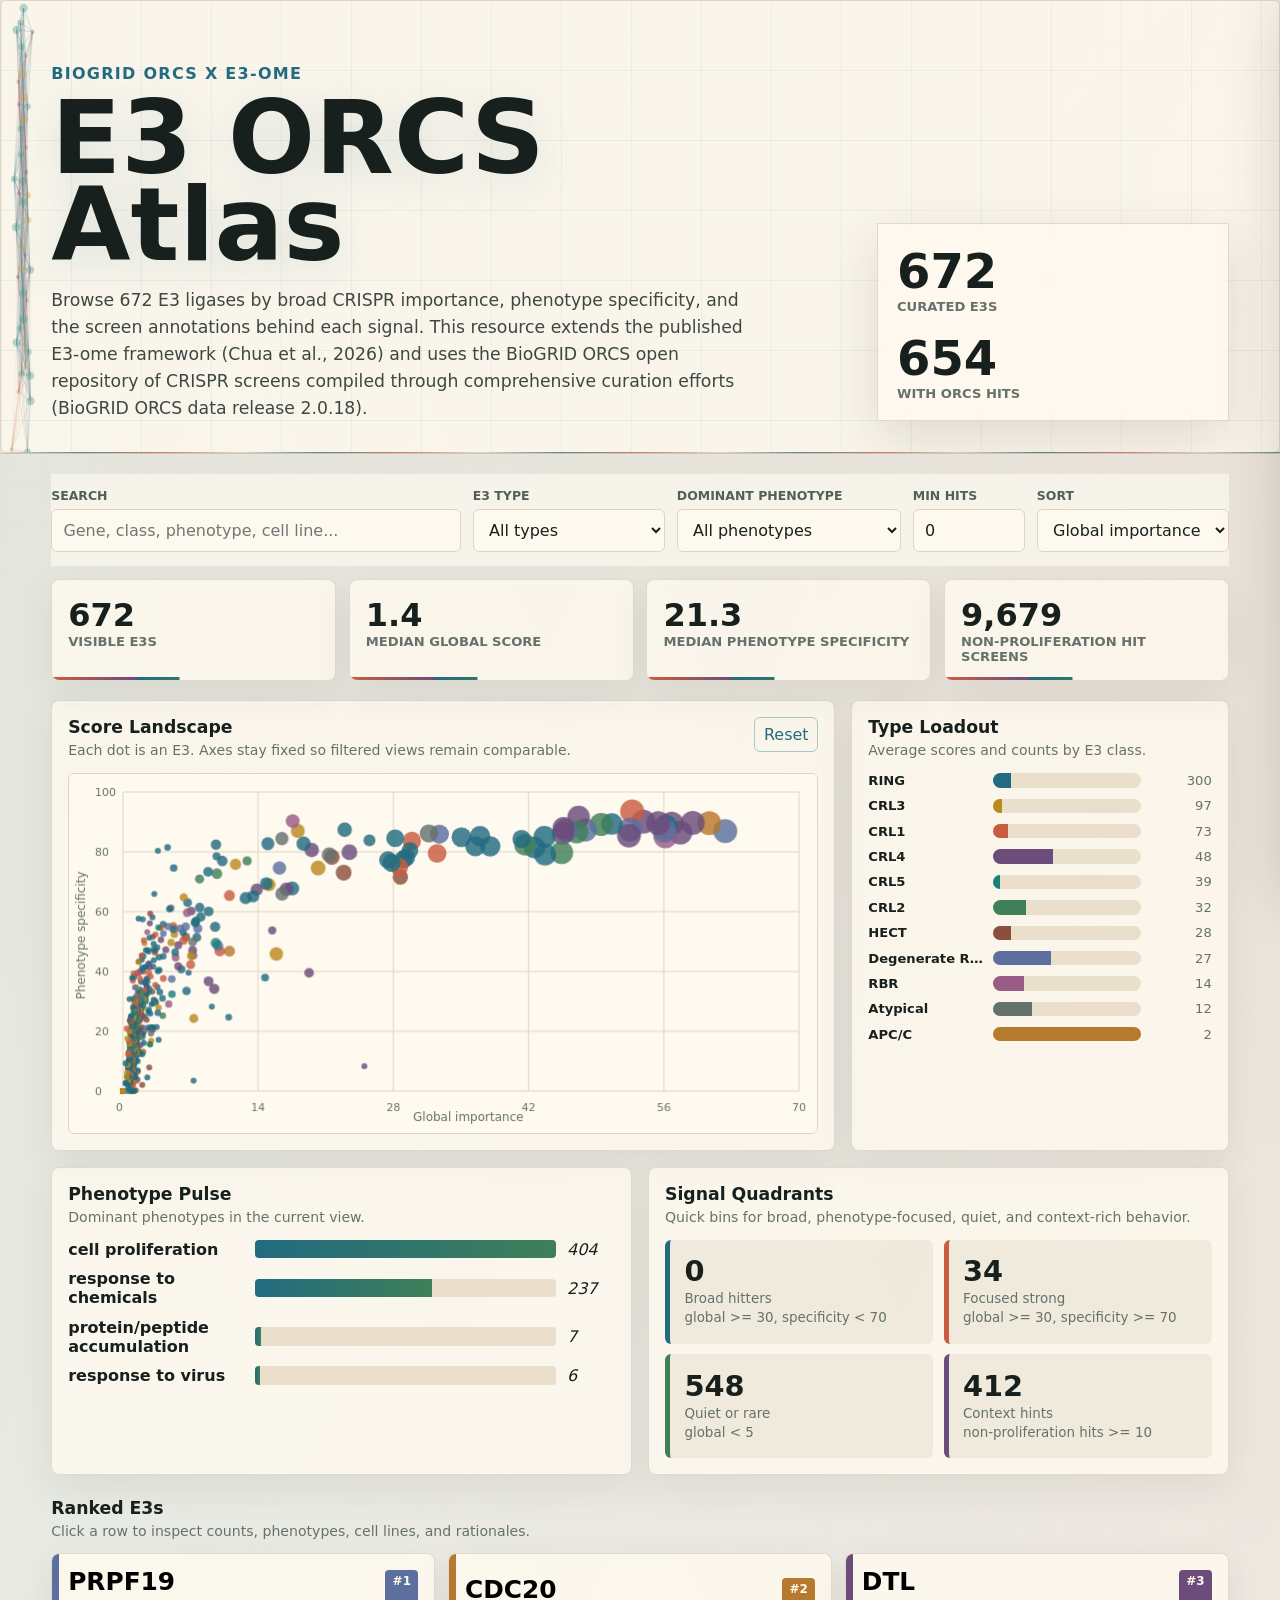
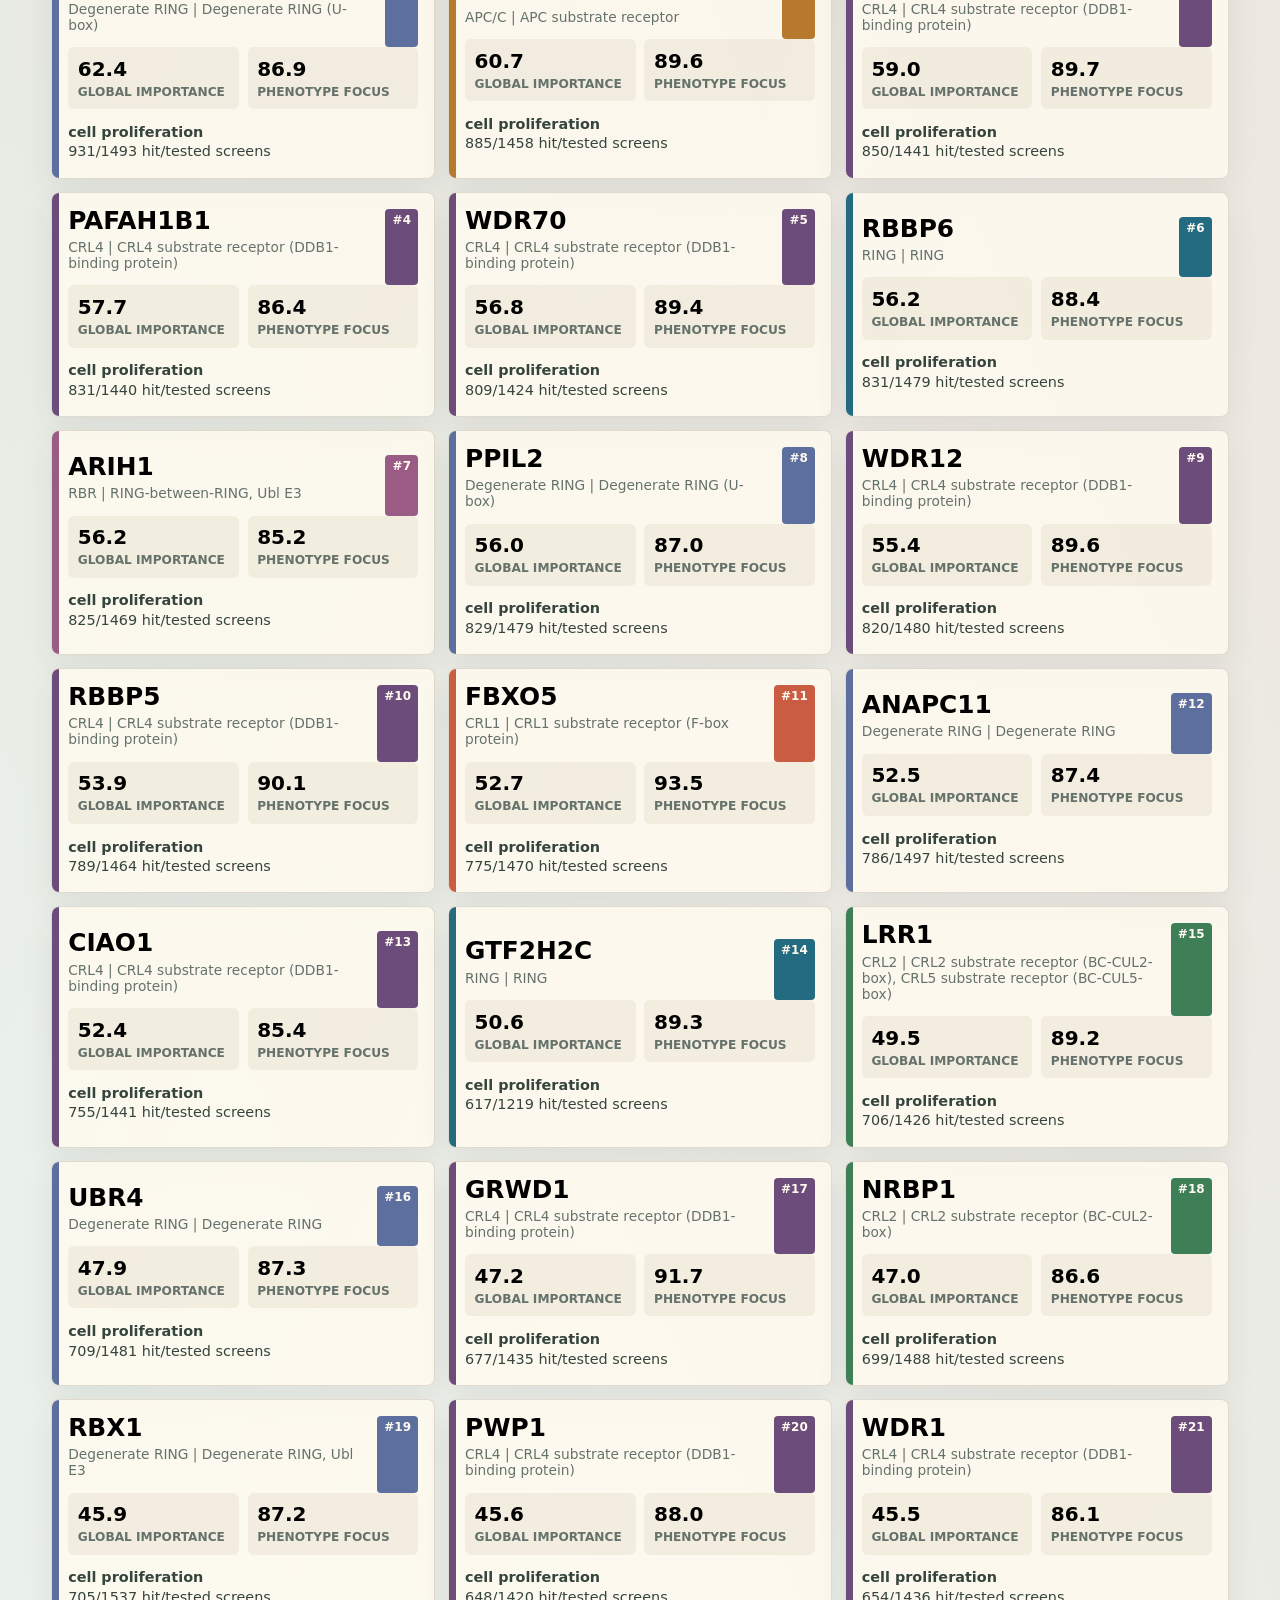
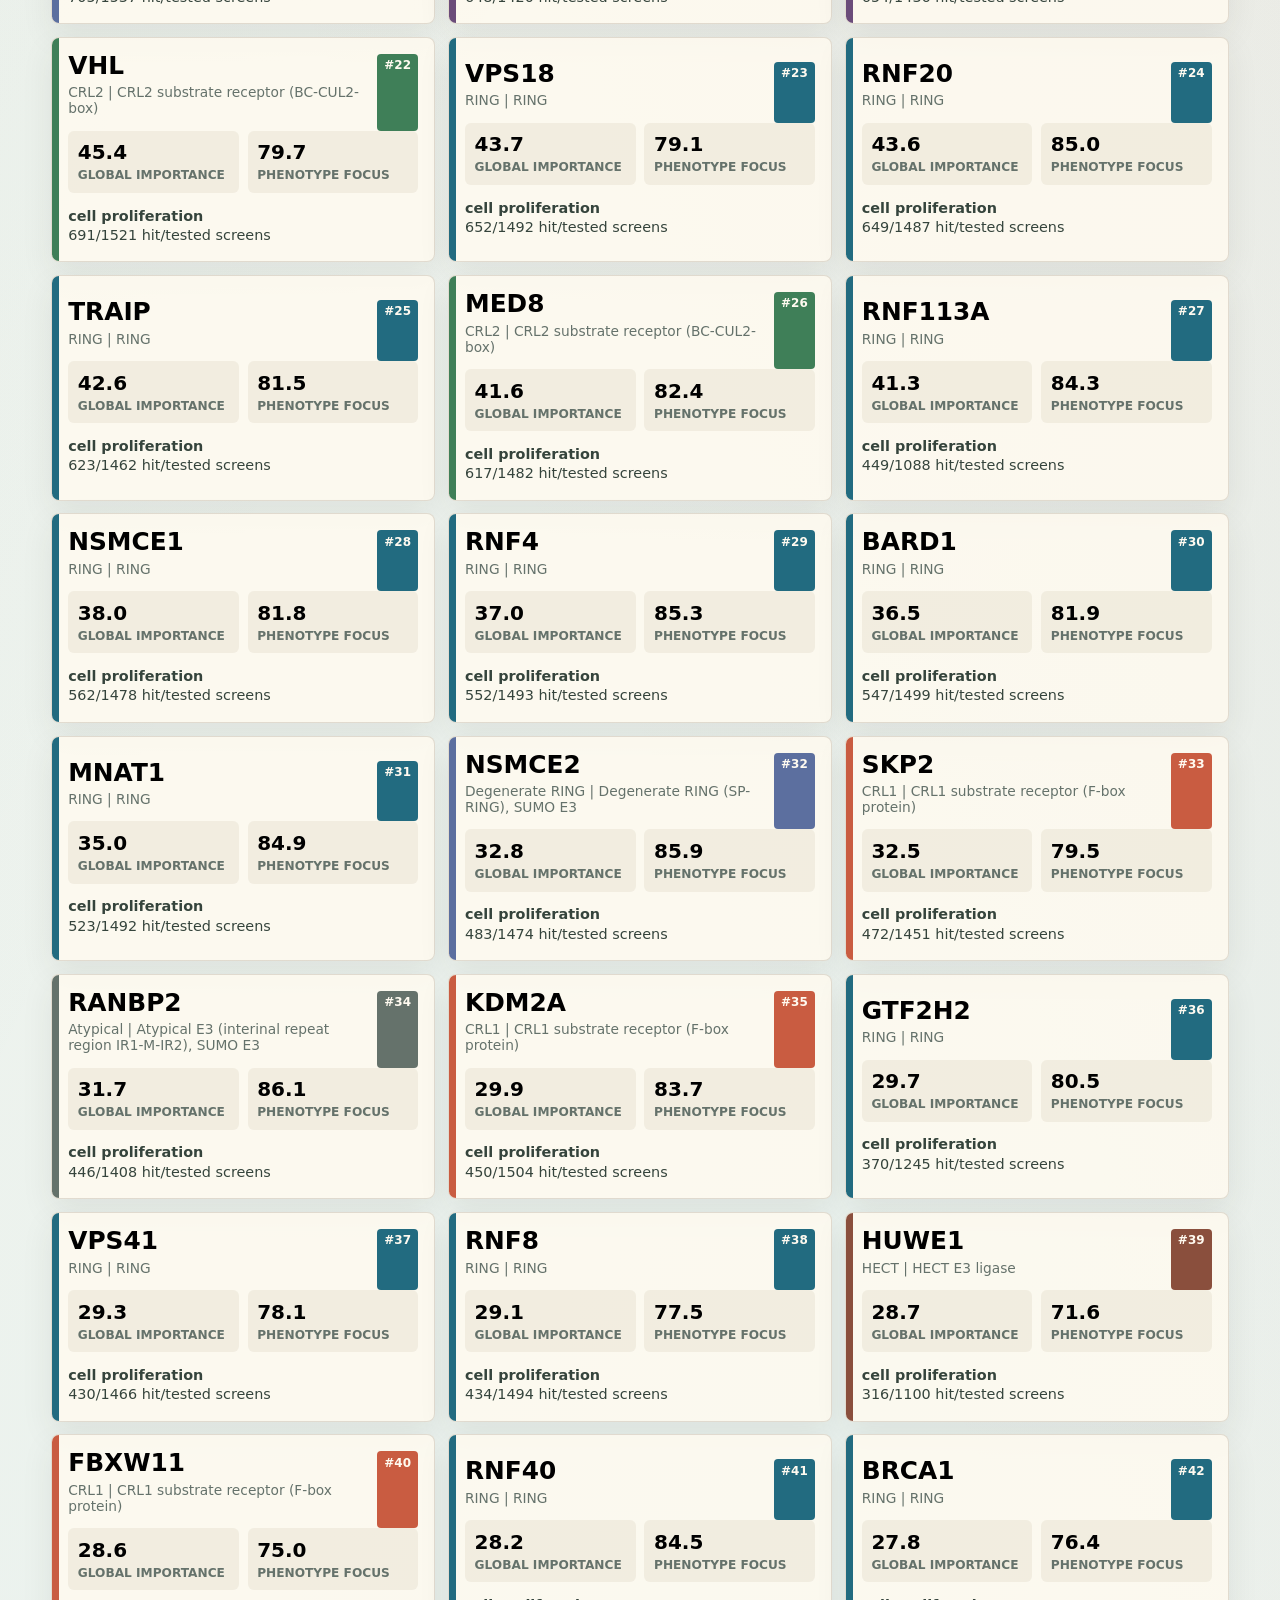
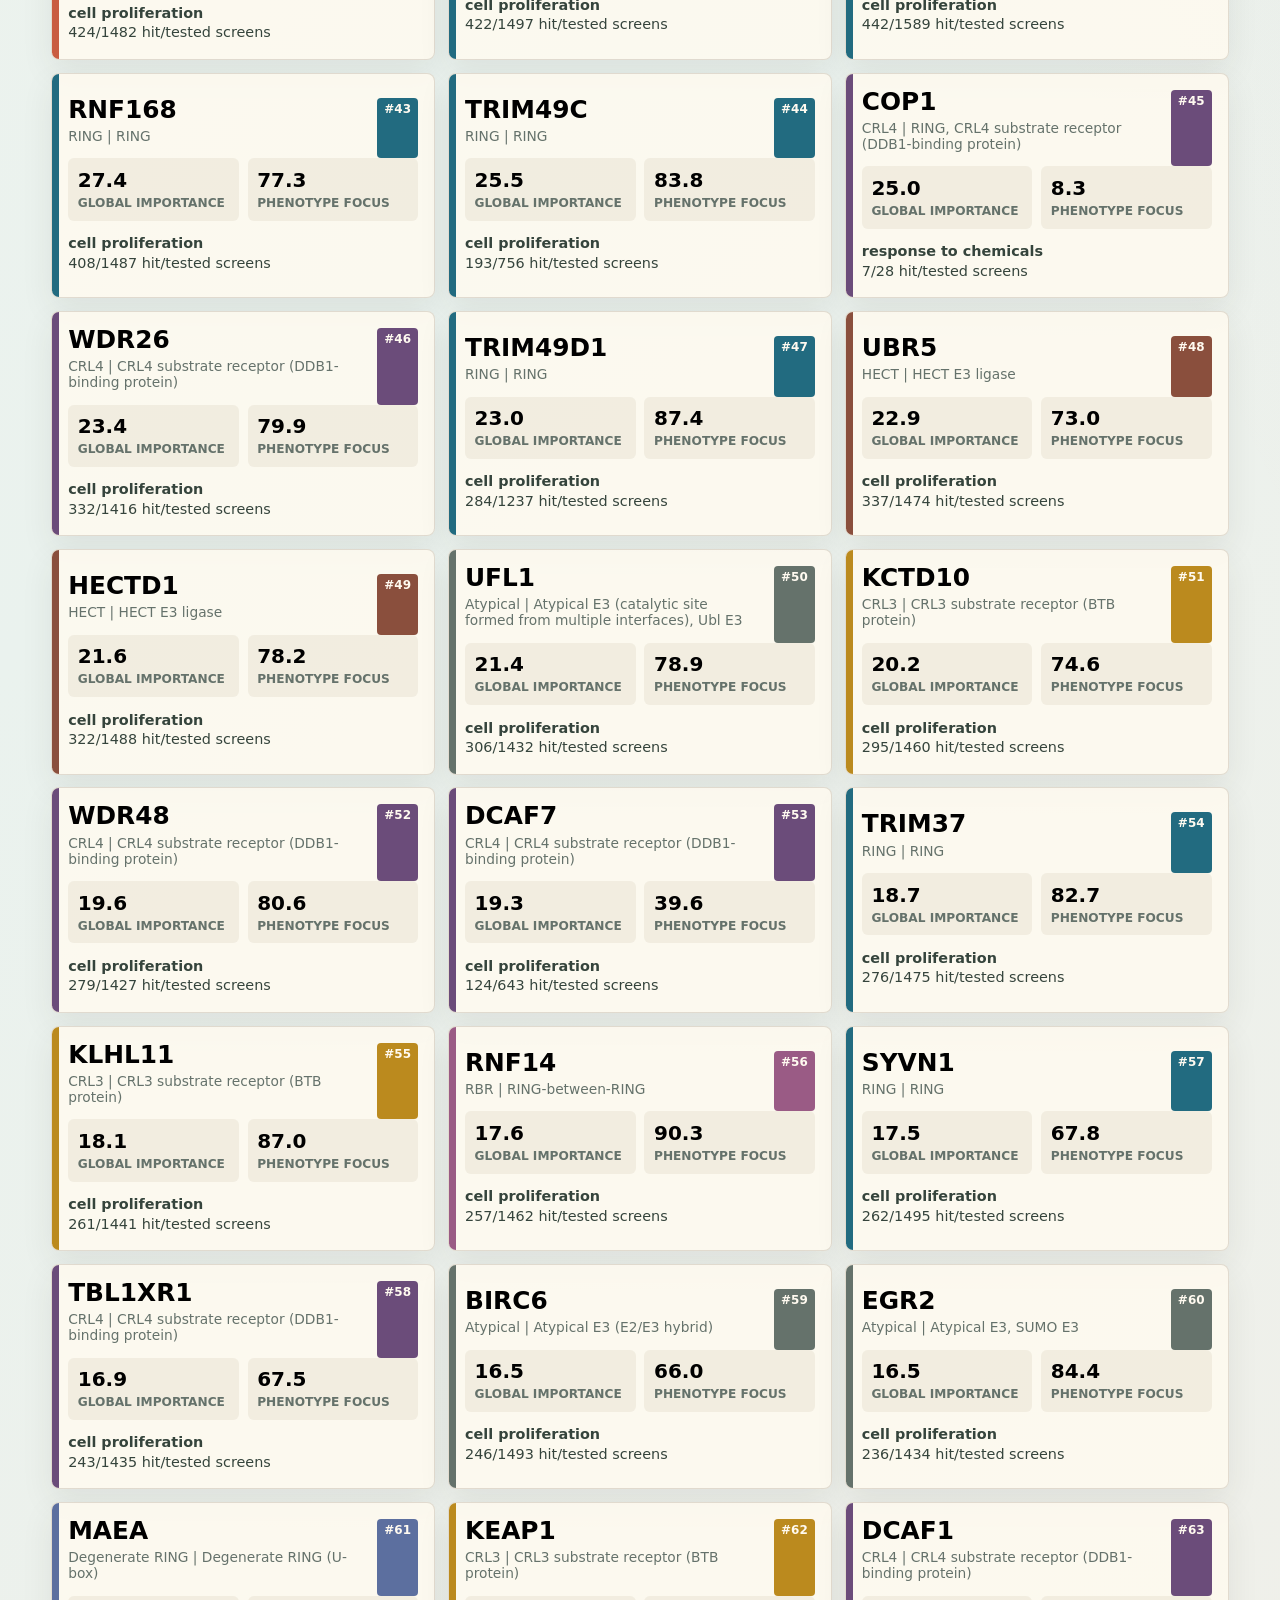
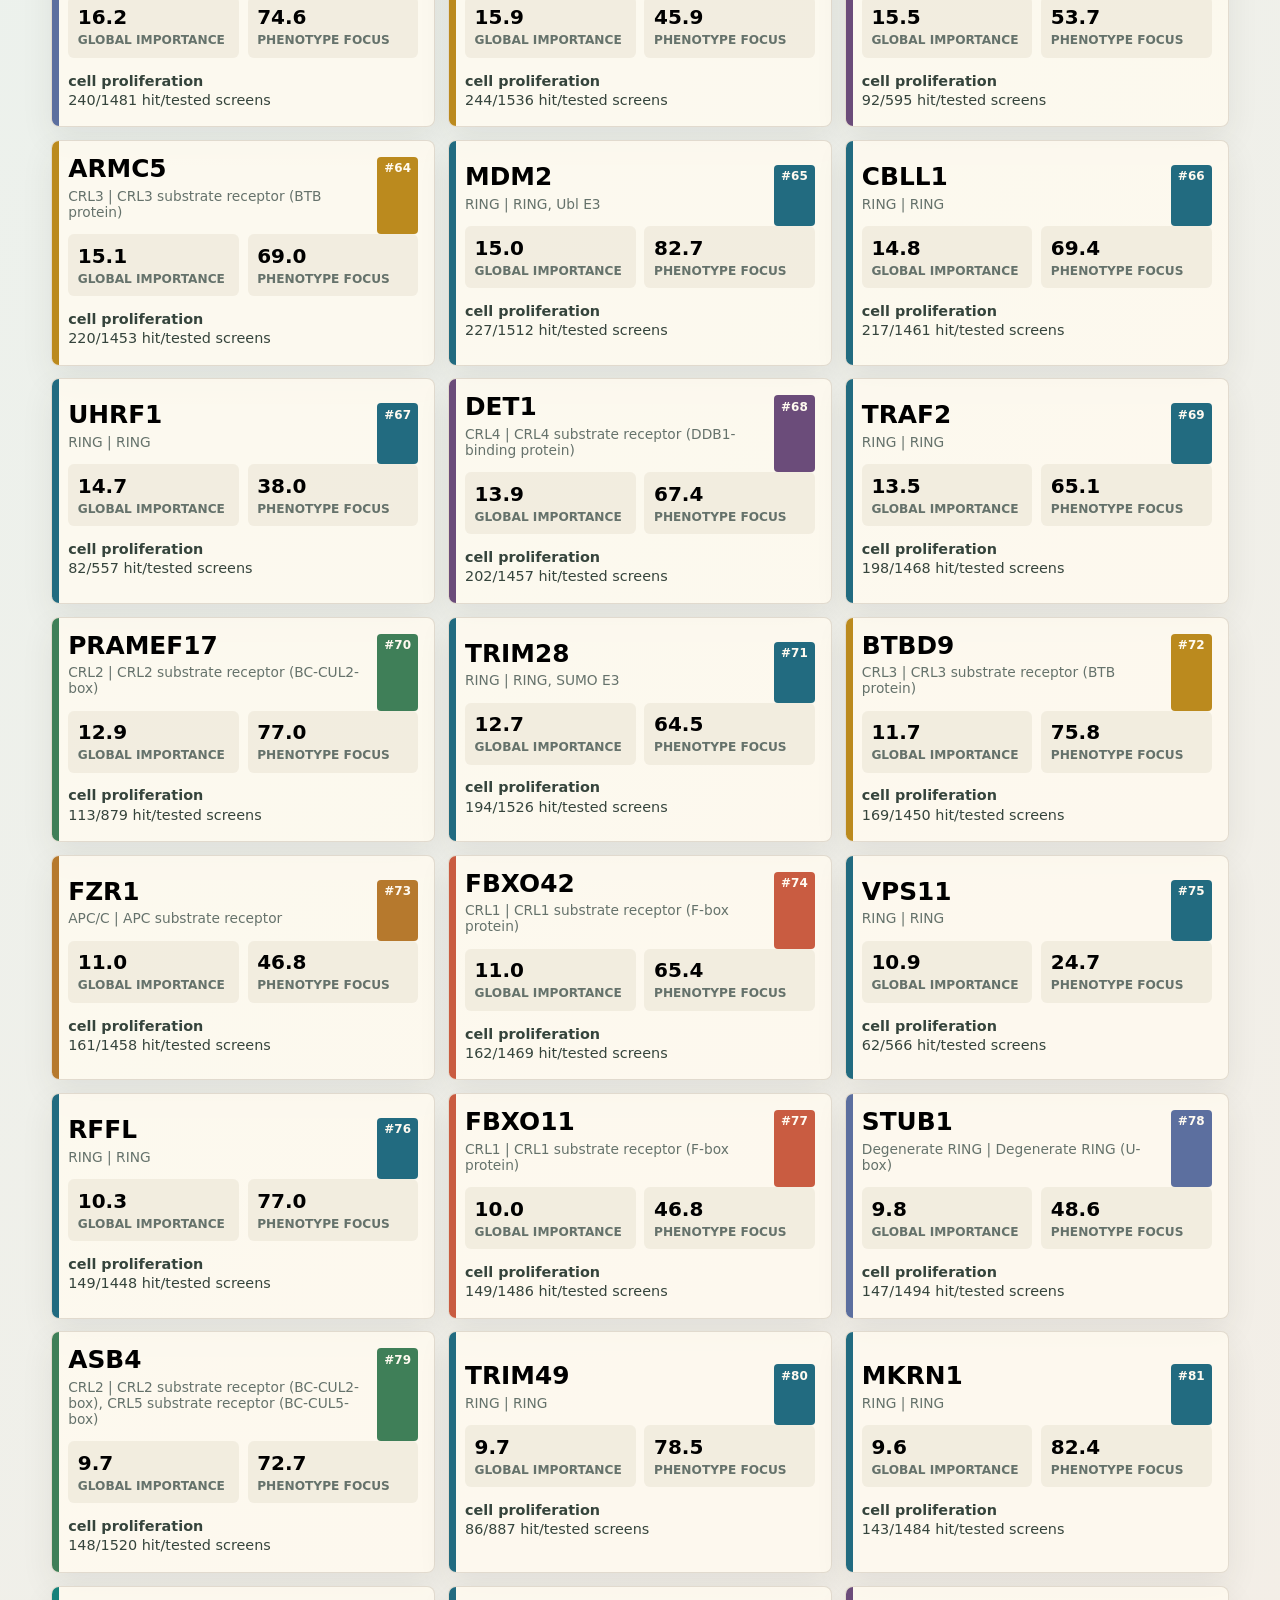
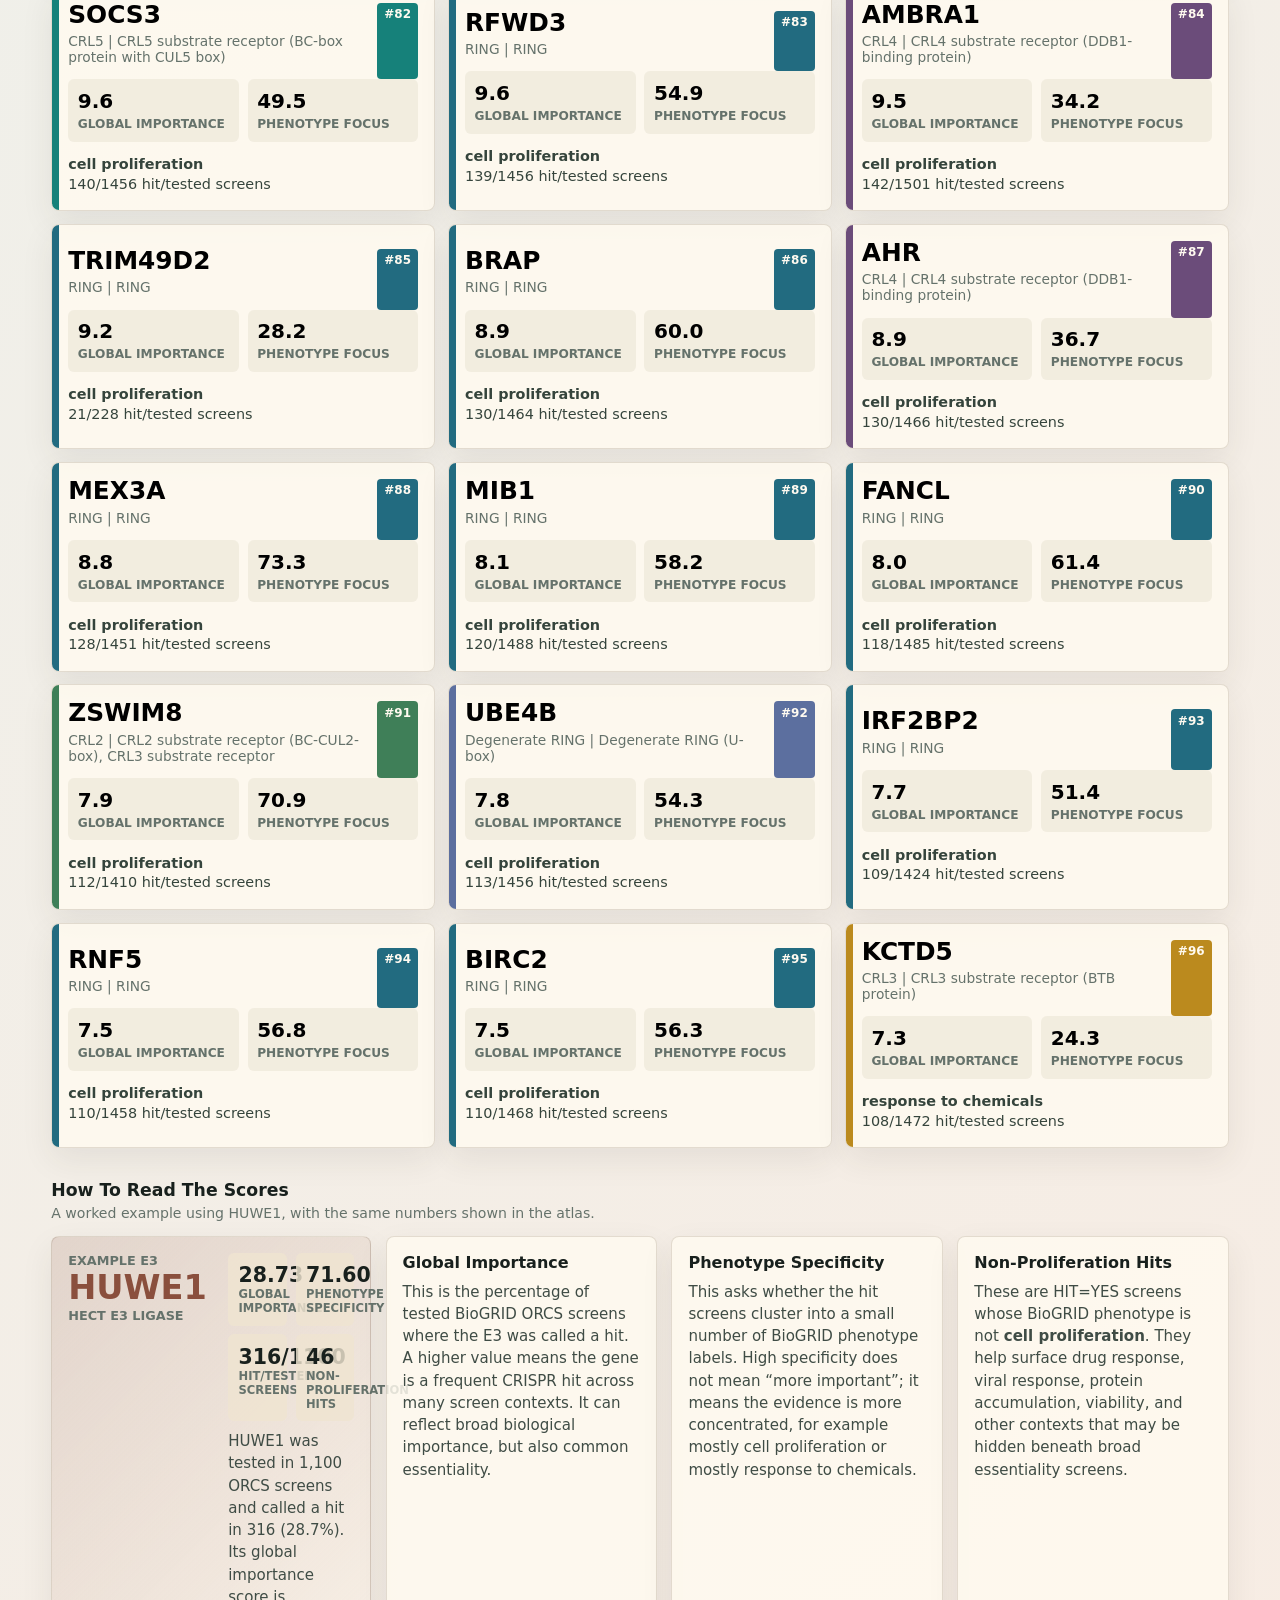
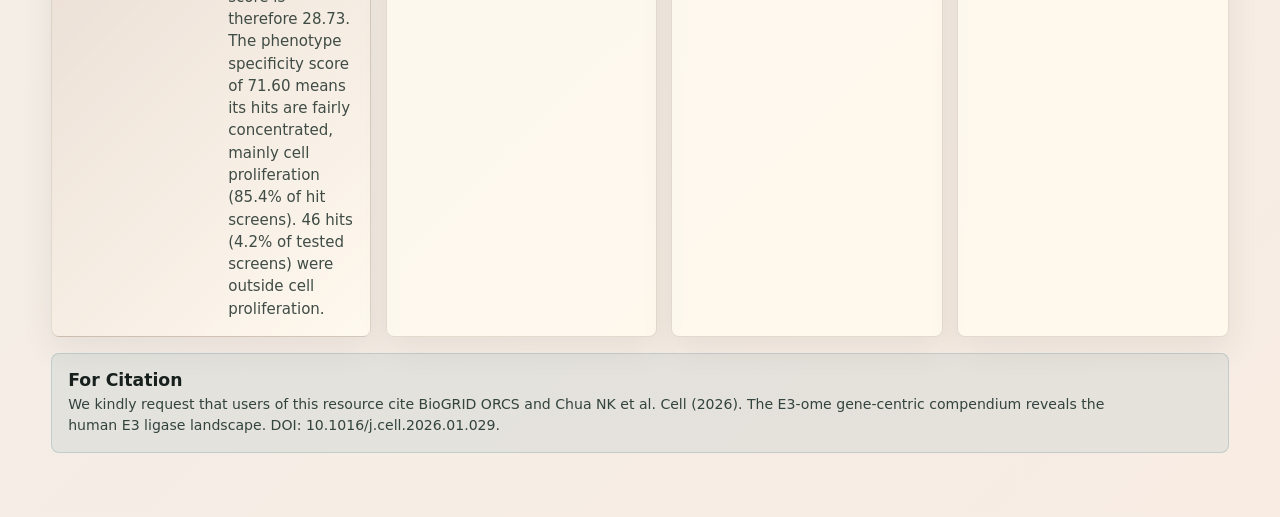
<file: CRISPRScreen/BioGRID/index.html>
<!doctype html>
<html lang="en">
  <head>
    <meta charset="utf-8" />
    <meta name="viewport" content="width=device-width, initial-scale=1" />
    <title>E3 ORCS Atlas</title>
    <link rel="stylesheet" href="styles.css" />
  </head>
  <body>
    <header class="app-header">
      <canvas id="heroCanvas" aria-hidden="true"></canvas>
      <div class="header-copy">
        <p class="kicker">BioGRID ORCS x E3-ome</p>
        <h1>E3 ORCS Atlas</h1>
        <p class="subtitle">
          Browse 672 E3 ligases by broad CRISPR importance, phenotype specificity,
          and the screen annotations behind each signal. This resource extends the
          published E3-ome framework (Chua et al., 2026) and uses the BioGRID ORCS
          open repository of CRISPR screens compiled through comprehensive curation
          efforts (BioGRID ORCS data release 2.0.18).
        </p>
      </div>
      <div class="hero-panel" aria-label="Summary">
        <div>
          <span id="summaryGenes" class="hero-number">672</span>
          <span class="hero-label">curated E3s</span>
        </div>
        <div>
          <span id="summaryHits" class="hero-number">654</span>
          <span class="hero-label">with ORCS hits</span>
        </div>
      </div>
    </header>

    <main>
      <section class="control-band" aria-label="Filters">
        <div class="search-wrap">
          <label for="searchInput">Search</label>
          <input id="searchInput" type="search" placeholder="Gene, class, phenotype, cell line..." />
        </div>
        <div class="control">
          <label for="typeFilter">E3 type</label>
          <select id="typeFilter"></select>
        </div>
        <div class="control">
          <label for="phenotypeFilter">Dominant phenotype</label>
          <select id="phenotypeFilter"></select>
        </div>
        <div class="control short">
          <label for="minHits">Min hits</label>
          <input id="minHits" type="number" min="0" value="0" />
        </div>
        <div class="control short">
          <label for="sortBy">Sort</label>
          <select id="sortBy">
            <option value="global">Global importance</option>
            <option value="specificity">Phenotype specificity</option>
            <option value="non_prolif">Non-proliferation hits</option>
            <option value="hits">Hit screens</option>
            <option value="gene">Gene A-Z</option>
          </select>
        </div>
      </section>

      <section class="stats-grid" aria-label="Dataset summary">
        <article class="stat-card">
          <span class="stat-value" id="visibleCount">0</span>
          <span class="stat-label">visible E3s</span>
        </article>
        <article class="stat-card">
          <span class="stat-value" id="medianGlobal">0</span>
          <span class="stat-label">median global score</span>
        </article>
        <article class="stat-card">
          <span class="stat-value" id="medianSpecific">0</span>
          <span class="stat-label">median phenotype specificity</span>
        </article>
        <article class="stat-card">
          <span class="stat-value" id="nonProlifTotal">0</span>
          <span class="stat-label">non-proliferation hit screens</span>
        </article>
      </section>

      <section class="visual-grid">
        <article class="viz-block landscape-block">
          <div class="section-head">
            <div>
              <h2>Score Landscape</h2>
              <p>Each dot is an E3. Axes stay fixed so filtered views remain comparable.</p>
            </div>
            <button id="resetZoom" class="ghost-button" type="button">Reset</button>
          </div>
          <canvas id="scatterCanvas" width="1120" height="560" aria-label="Score landscape"></canvas>
        </article>

        <article class="viz-block">
          <div class="section-head">
            <div>
              <h2>Type Loadout</h2>
              <p>Average scores and counts by E3 class.</p>
            </div>
          </div>
          <div id="typeBars" class="type-bars"></div>
        </article>
      </section>

      <section class="visual-grid compact">
        <article class="viz-block">
          <div class="section-head">
            <div>
              <h2>Phenotype Pulse</h2>
              <p>Dominant phenotypes in the current view.</p>
            </div>
          </div>
          <div id="phenotypeStrips" class="phenotype-strips"></div>
        </article>

        <article class="viz-block">
          <div class="section-head">
            <div>
              <h2>Signal Quadrants</h2>
              <p>Quick bins for broad, phenotype-focused, quiet, and context-rich behavior.</p>
            </div>
          </div>
          <div id="quadrants" class="quadrants"></div>
        </article>
      </section>

      <section class="results-section">
        <div class="section-head">
          <div>
            <h2>Ranked E3s</h2>
            <p>Click a row to inspect counts, phenotypes, cell lines, and rationales.</p>
          </div>
        </div>
        <div id="geneCards" class="gene-grid"></div>
      </section>

      <section class="guide-section">
        <div class="section-head">
          <div>
            <h2>How To Read The Scores</h2>
            <p>A worked example using HUWE1, with the same numbers shown in the atlas.</p>
          </div>
        </div>
        <div class="guide-grid">
          <article class="guide-card huwe1-card">
            <div class="guide-gene">
              <span>Example E3</span>
              <strong>HUWE1</strong>
              <em>HECT E3 ligase</em>
            </div>
            <div id="huwe1Example" class="guide-metrics"></div>
          </article>
          <article class="guide-card">
            <h3>Global Importance</h3>
            <p>
              This is the percentage of tested BioGRID ORCS screens where the E3 was called
              a hit. A higher value means the gene is a frequent CRISPR hit across many
              screen contexts. It can reflect broad biological importance, but also common
              essentiality.
            </p>
          </article>
          <article class="guide-card">
            <h3>Phenotype Specificity</h3>
            <p>
              This asks whether the hit screens cluster into a small number of BioGRID
              phenotype labels. High specificity does not mean “more important”; it means
              the evidence is more concentrated, for example mostly cell proliferation or
              mostly response to chemicals.
            </p>
          </article>
          <article class="guide-card">
            <h3>Non-Proliferation Hits</h3>
            <p>
              These are HIT=YES screens whose BioGRID phenotype is not
              <strong>cell proliferation</strong>. They help surface drug response, viral
              response, protein accumulation, viability, and other contexts that may be
              hidden beneath broad essentiality screens.
            </p>
          </article>
        </div>
      </section>

      <section class="citation-section">
        <div class="section-head">
          <div>
            <h2>For Citation</h2>
            <p>
              We kindly request that users of this resource cite BioGRID ORCS and
              Chua NK et al. Cell (2026). The E3-ome gene-centric compendium reveals
              the human E3 ligase landscape. DOI: 10.1016/j.cell.2026.01.029.
            </p>
          </div>
        </div>
      </section>
    </main>

    <aside id="detailPanel" class="detail-panel" aria-hidden="true">
      <button id="closeDetail" class="close-button" type="button" aria-label="Close detail">x</button>
      <div id="detailContent"></div>
    </aside>

    <script src="data.js"></script>
    <script src="app.js"></script>
  </body>
</html>
</file>
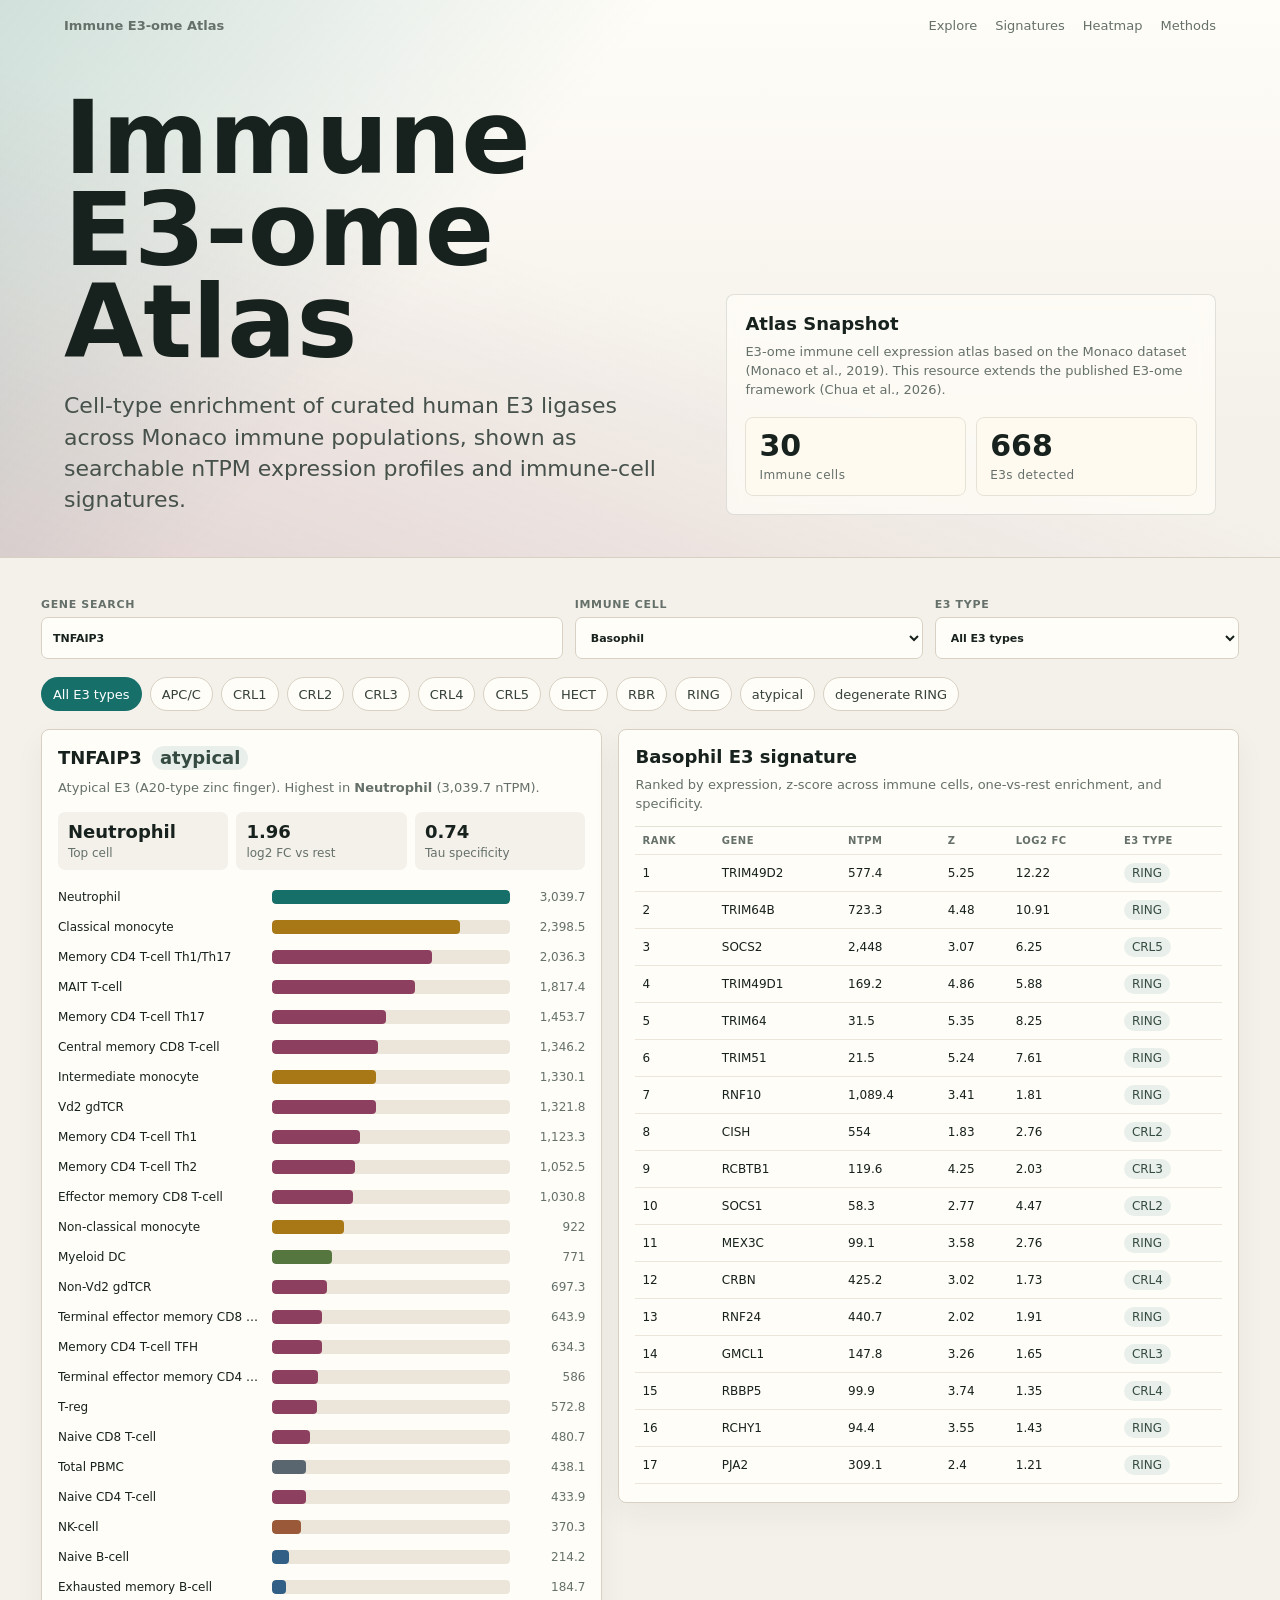
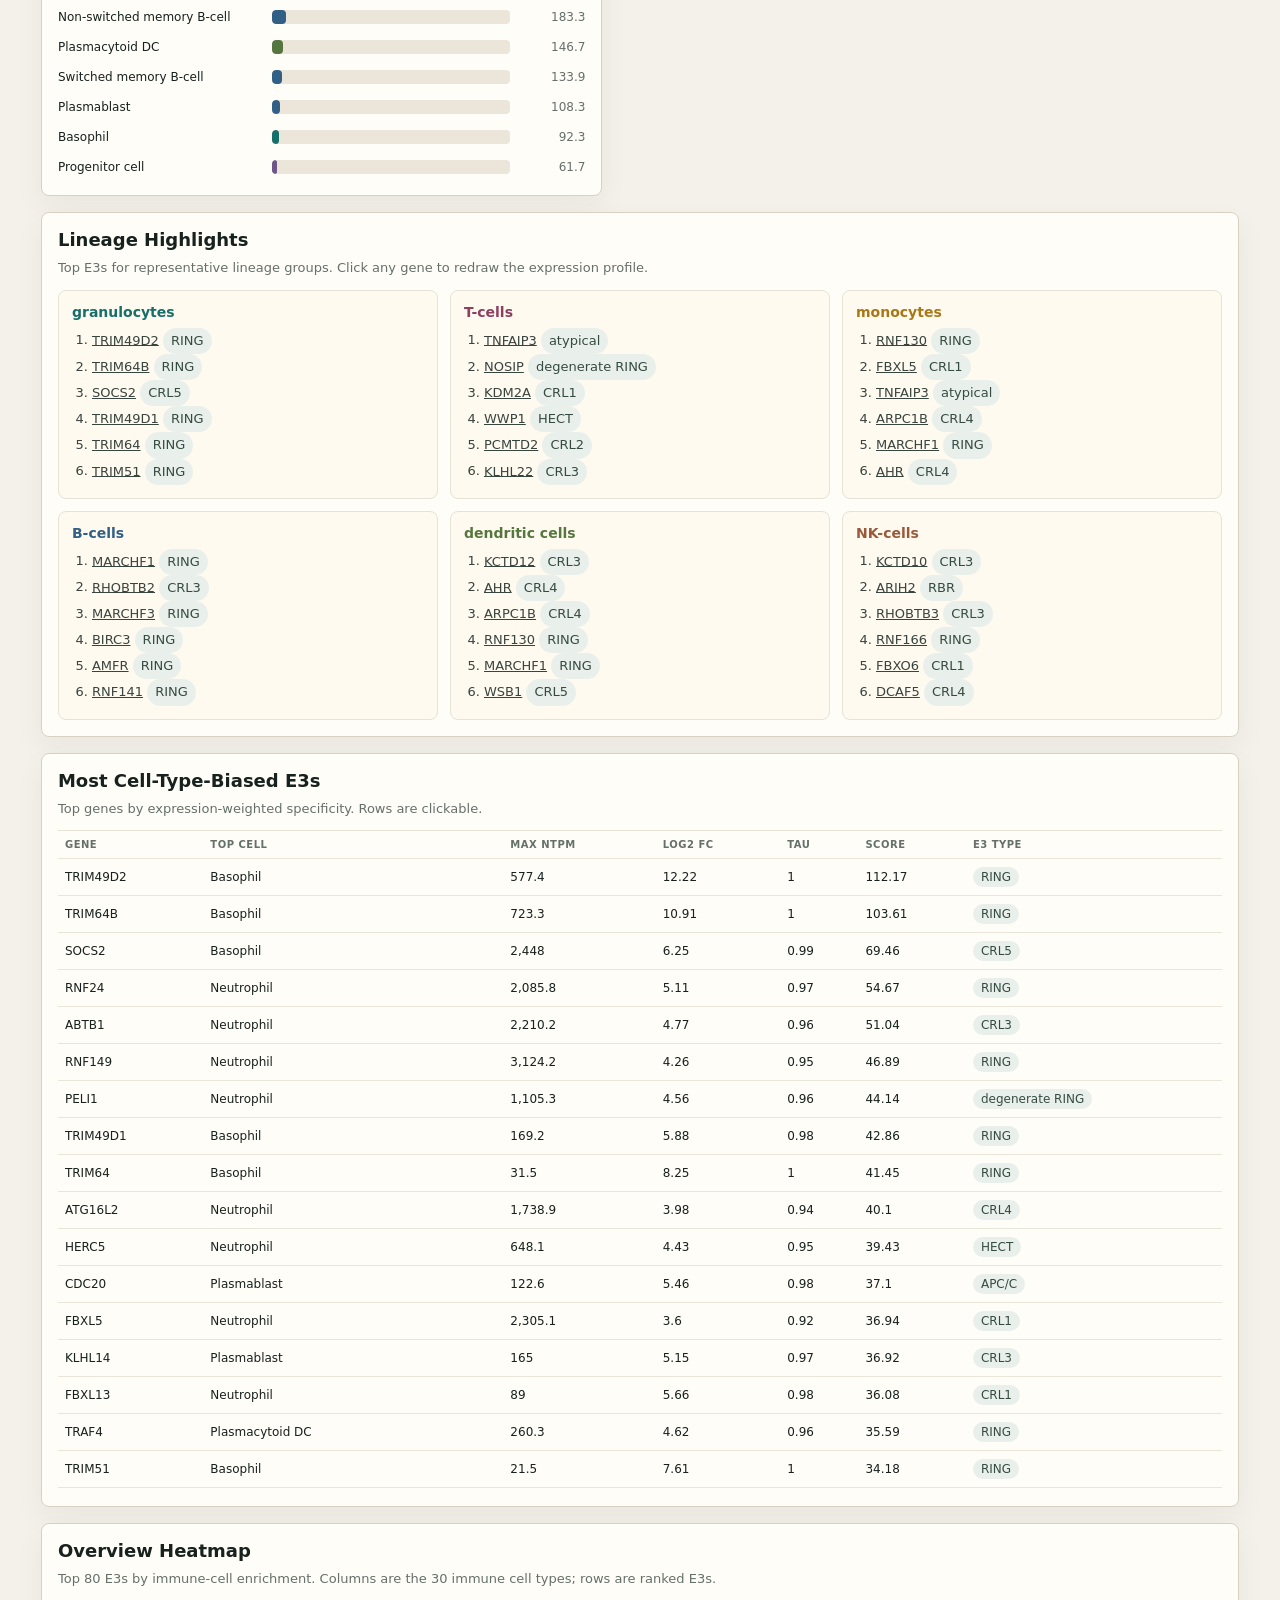
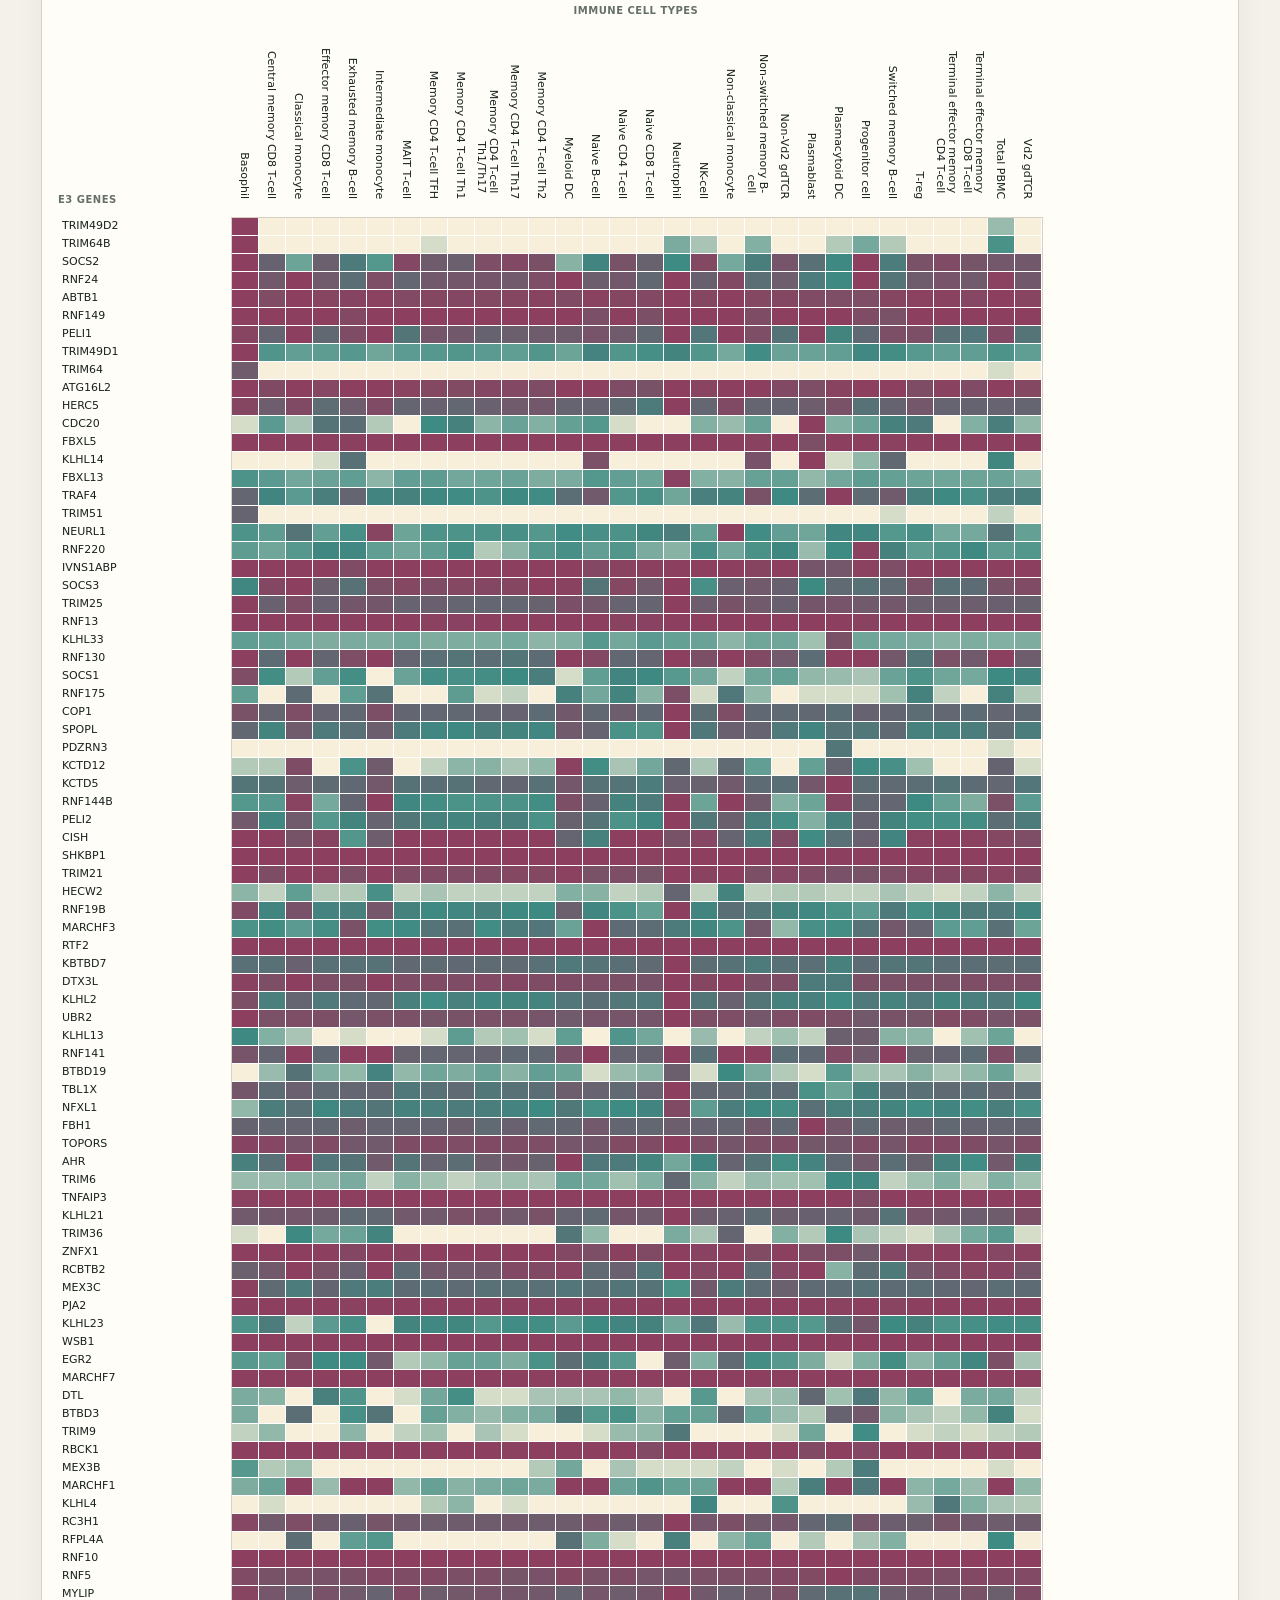
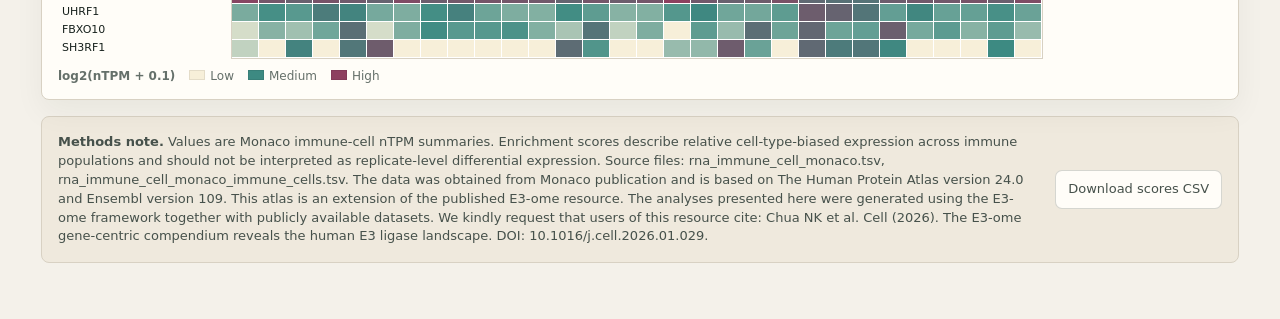
<file: Expression/Monaco/index3.html>
<!doctype html>
<html lang="en">
<head>
  <meta charset="utf-8">
  <meta name="viewport" content="width=device-width, initial-scale=1">
  <title>Immune E3-ome Atlas</title>
  <script src="data.js"></script>
  <style>
    :root {
      --bg: #f4f1ea;
      --paper: #fffdf8;
      --ink: #17211d;
      --muted: #65706a;
      --soft: #e7e2d6;
      --line: #d8d1c3;
      --teal: #176f6a;
      --plum: #8d3f5f;
      --gold: #a97816;
      --blue: #315f86;
      --green: #55763e;
      --clay: #9a5a3a;
      --violet: #6e5689;
    }
    * { box-sizing: border-box; }
    html { scroll-behavior: smooth; }
    body {
      margin: 0;
      background: var(--bg);
      color: var(--ink);
      font-family: ui-sans-serif, system-ui, -apple-system, BlinkMacSystemFont, "Segoe UI", sans-serif;
    }
    a { color: inherit; }
    .hero {
      min-height: 48vh;
      display: grid;
      align-items: center;
      padding: 92px clamp(18px, 5vw, 64px) 42px;
      border-bottom: 1px solid var(--line);
      background:
        linear-gradient(130deg, rgba(23, 111, 106, .20), transparent 38%),
        linear-gradient(20deg, rgba(141, 63, 95, .16), transparent 48%),
        linear-gradient(180deg, #fffdf8, #f4f1ea 78%);
    }
    .nav {
      position: absolute;
      top: 18px;
      left: clamp(18px, 5vw, 64px);
      right: clamp(18px, 5vw, 64px);
      display: flex;
      justify-content: space-between;
      align-items: center;
      gap: 14px;
      color: var(--muted);
      font-size: 13px;
    }
    .nav-links { display: flex; gap: 18px; flex-wrap: wrap; }
    .nav-links a { text-decoration: none; }
    .hero-inner {
      width: min(1180px, 100%);
      display: grid;
      grid-template-columns: minmax(280px, 1.1fr) minmax(320px, .9fr);
      gap: clamp(24px, 5vw, 70px);
      align-items: end;
    }
    h1 {
      margin: 0;
      max-width: 780px;
      font-size: clamp(46px, 8vw, 104px);
      line-height: .9;
      letter-spacing: 0;
    }
    .lede {
      max-width: 720px;
      margin: 22px 0 0;
      color: #46514b;
      font-size: clamp(16px, 1.9vw, 22px);
      line-height: 1.42;
    }
    .hero-card {
      border: 1px solid rgba(23, 33, 29, .12);
      border-radius: 8px;
      background: rgba(255, 253, 248, .76);
      backdrop-filter: blur(10px);
      padding: 18px;
    }
    .hero-card h2, .panel h2 {
      margin: 0;
      font-size: 18px;
      letter-spacing: 0;
    }
    .hero-card p, .panel p {
      margin: 9px 0 0;
      color: var(--muted);
      font-size: 13px;
      line-height: 1.45;
    }
    .metrics {
      display: grid;
      grid-template-columns: repeat(2, minmax(0, 1fr));
      gap: 10px;
      margin-top: 18px;
    }
    .metric {
      padding: 13px;
      border: 1px solid var(--soft);
      border-radius: 8px;
      background: #fffaf0;
    }
    .metric strong {
      display: block;
      font-size: 30px;
      line-height: 1;
      font-variant-numeric: tabular-nums;
    }
    .metric span {
      display: block;
      margin-top: 7px;
      color: var(--muted);
      font-size: 12px;
      letter-spacing: .04em;
    }
    main {
      padding: 28px clamp(14px, 3.2vw, 48px) 56px;
    }
    .toolbar {
      position: sticky;
      top: 0;
      z-index: 5;
      display: grid;
      grid-template-columns: minmax(220px, 1.2fr) minmax(190px, .8fr) minmax(170px, .7fr);
      gap: 12px;
      padding: 12px 0 18px;
      background: rgba(244, 241, 234, .92);
      backdrop-filter: blur(12px);
    }
    label {
      display: grid;
      gap: 6px;
      color: var(--muted);
      font-size: 11px;
      font-weight: 800;
      letter-spacing: .06em;
      text-transform: uppercase;
    }
    input, select {
      width: 100%;
      min-height: 42px;
      border: 1px solid var(--line);
      border-radius: 7px;
      padding: 8px 11px;
      background: var(--paper);
      color: var(--ink);
      font: inherit;
    }
    .type-strip {
      display: flex;
      gap: 8px;
      flex-wrap: wrap;
      margin: 0 0 18px;
    }
    button.chip {
      min-height: 34px;
      border: 1px solid var(--line);
      border-radius: 999px;
      padding: 7px 11px;
      background: var(--paper);
      color: #36413b;
      font: inherit;
      font-size: 13px;
      cursor: pointer;
    }
    button.chip.active {
      border-color: transparent;
      color: white;
      background: var(--teal);
    }
    .layout {
      display: grid;
      grid-template-columns: minmax(340px, .95fr) minmax(420px, 1.05fr);
      gap: 16px;
      align-items: start;
    }
    .panel {
      overflow: hidden;
      padding: 16px;
      border: 1px solid var(--line);
      border-radius: 8px;
      background: var(--paper);
      box-shadow: 0 12px 30px rgba(23, 33, 29, .05);
    }
    .panel.full { grid-column: 1 / -1; }
    .section-title {
      display: flex;
      align-items: flex-start;
      justify-content: space-between;
      gap: 14px;
      margin-bottom: 12px;
    }
    .meta-grid {
      display: grid;
      grid-template-columns: repeat(3, minmax(0, 1fr));
      gap: 8px;
      margin: 14px 0;
    }
    .mini {
      padding: 10px;
      border-radius: 7px;
      background: #f4f1ea;
      color: var(--muted);
      font-size: 12px;
    }
    .mini strong {
      display: block;
      color: var(--ink);
      font-size: 18px;
      line-height: 1.1;
      margin-bottom: 4px;
    }
    .tag {
      display: inline-block;
      max-width: 230px;
      padding: 3px 8px;
      border-radius: 999px;
      background: #e9f0eb;
      color: #354b42;
      overflow: hidden;
      text-overflow: ellipsis;
      white-space: nowrap;
      vertical-align: middle;
    }
    .gene-title {
      display: flex;
      align-items: baseline;
      gap: 10px;
      flex-wrap: wrap;
      margin: 0;
      font-size: clamp(30px, 4vw, 48px);
      line-height: 1;
    }
    .bar-wrap {
      display: grid;
      gap: 5px;
      margin-top: 12px;
    }
    .bar-row {
      display: grid;
      grid-template-columns: minmax(120px, 205px) 1fr 66px;
      gap: 9px;
      align-items: center;
      min-height: 25px;
      font-size: 12px;
    }
    .bar-label {
      overflow: hidden;
      text-overflow: ellipsis;
      white-space: nowrap;
    }
    .bar-track {
      height: 14px;
      overflow: hidden;
      border-radius: 4px;
      background: #ece6da;
    }
    .bar {
      height: 100%;
      min-width: 2px;
      border-radius: 4px;
    }
    .value {
      text-align: right;
      color: var(--muted);
      font-variant-numeric: tabular-nums;
    }
    .table-wrap {
      max-height: 660px;
      overflow: auto;
      border-top: 1px solid var(--soft);
    }
    table {
      width: 100%;
      border-collapse: collapse;
      font-size: 12px;
    }
    th, td {
      padding: 8px 7px;
      border-bottom: 1px solid #ebe5da;
      text-align: left;
      vertical-align: middle;
    }
    th {
      position: sticky;
      top: 0;
      z-index: 1;
      background: var(--paper);
      color: var(--muted);
      font-size: 10px;
      letter-spacing: .05em;
      text-transform: uppercase;
    }
    tbody tr { cursor: pointer; }
    tbody tr:hover { background: #f7f2e8; }
    .story-grid {
      display: grid;
      grid-template-columns: repeat(3, minmax(0, 1fr));
      gap: 12px;
      margin-top: 12px;
    }
    .story-card {
      padding: 13px;
      border: 1px solid var(--soft);
      border-radius: 8px;
      background: #fffaf0;
    }
    .story-card h3 {
      margin: 0 0 8px;
      font-size: 14px;
    }
    .story-card ol {
      margin: 0;
      padding-left: 20px;
      color: #38443e;
      font-size: 13px;
      line-height: 1.55;
    }
    .heatmap-shell {
      display: grid;
      grid-template-columns: 165px 1fr;
      grid-template-rows: 18px 170px auto;
      gap: 12px 8px;
      overflow-x: auto;
      padding-top: 4px;
    }
    .heatmap-corner {
      align-self: end;
      color: var(--muted);
      font-size: 10px;
      font-weight: 800;
      letter-spacing: .05em;
      text-transform: uppercase;
    }
    .heatmap-axis-title {
      width: 810px;
      color: var(--muted);
      font-size: 10px;
      font-weight: 800;
      letter-spacing: .05em;
      text-align: center;
      text-transform: uppercase;
    }
    #heatmapColumnLabels {
      position: relative;
      width: 810px;
      height: 170px;
      align-self: end;
    }
    .heatmap-column-label {
      position: absolute;
      bottom: 0;
      left: calc(var(--x) * 27px + 13.5px);
      width: 156px;
      color: #17211d;
      font-size: 11px;
      line-height: 1.12;
      text-align: right;
      transform: translateX(-100%) rotate(90deg);
      transform-origin: right center;
      white-space: normal;
    }
    #heatmap {
      image-rendering: pixelated;
      border: 1px solid var(--line);
      background: white;
    }
    .legend {
      display: flex;
      gap: 14px;
      flex-wrap: wrap;
      margin-top: 10px;
      color: var(--muted);
      font-size: 12px;
    }
    .legend-title {
      font-weight: 700;
    }
    .swatch {
      display: inline-block;
      width: 16px;
      height: 10px;
      margin-right: 5px;
      border: 1px solid rgba(0,0,0,.08);
    }
    .methods {
      display: grid;
      grid-template-columns: 1fr auto;
      gap: 18px;
      align-items: center;
      margin-top: 16px;
      padding: 16px;
      border: 1px solid var(--line);
      border-radius: 8px;
      background: #efe9dd;
      color: #46514b;
      font-size: 13px;
      line-height: 1.45;
    }
    .download {
      display: inline-block;
      border: 1px solid rgba(23,33,29,.18);
      border-radius: 7px;
      padding: 9px 12px;
      background: var(--paper);
      text-decoration: none;
      white-space: nowrap;
    }
    @media (max-width: 980px) {
      .hero { min-height: auto; padding-top: 84px; }
      .hero-inner, .layout, .toolbar, .story-grid, .methods { grid-template-columns: 1fr; }
      .metrics, .meta-grid { grid-template-columns: repeat(2, minmax(0, 1fr)); }
      .nav { align-items: flex-start; }
      .bar-row { grid-template-columns: minmax(110px, 150px) 1fr 54px; }
    }
    @media (max-width: 620px) {
      .nav-links { display: none; }
      .metrics, .meta-grid { grid-template-columns: 1fr; }
      .bar-row { grid-template-columns: 1fr 58px; gap: 4px 8px; }
      .bar-label { grid-column: 1 / -1; }
    }
  </style>
</head>
<body>
  <header class="hero">
    <nav class="nav">
      <strong>Immune E3-ome Atlas</strong>
      <div class="nav-links">
        <a href="#explore">Explore</a>
        <a href="#signatures">Signatures</a>
        <a href="#heatmap-section">Heatmap</a>
        <a href="#methods">Methods</a>
      </div>
    </nav>
    <div class="hero-inner">
      <div>
        <h1>Immune E3-ome Atlas</h1>
        <p class="lede">Cell-type enrichment of curated human E3 ligases across Monaco immune populations, shown as searchable nTPM expression profiles and immune-cell signatures.</p>
      </div>
      <aside class="hero-card">
        <h2>Atlas Snapshot</h2>
        <p>E3-ome immune cell expression atlas based on the Monaco dataset (Monaco et al., 2019). This resource extends the published E3-ome framework (Chua et al., 2026).</p>
        <div class="metrics" id="metrics"></div>
      </aside>
    </div>
  </header>

  <main id="explore">
    <section class="toolbar">
      <label>Gene search
        <input id="geneSearch" list="geneList" value="TNFAIP3" placeholder="Search E3 gene">
        <datalist id="geneList"></datalist>
      </label>
      <label>Immune cell
        <select id="cellSelect"></select>
      </label>
      <label>E3 type
        <select id="typeSelect"><option value="">All E3 types</option></select>
      </label>
    </section>

    <section class="type-strip" id="typeStrip" aria-label="E3 type filters"></section>

    <section class="layout">
      <article class="panel">
        <div class="section-title">
          <div>
            <h2 class="gene-title" id="geneTitle">Gene</h2>
            <p id="geneMeta"></p>
          </div>
        </div>
        <div class="meta-grid" id="geneStats"></div>
        <div class="bar-wrap" id="geneBars"></div>
      </article>

      <article class="panel" id="signatures">
        <div class="section-title">
          <div>
            <h2 id="cellTitle">Cell-type E3 Signature</h2>
            <p>Ranked by expression, z-score across immune cells, one-vs-rest enrichment, and specificity.</p>
          </div>
        </div>
        <div class="table-wrap" id="cellTable"></div>
      </article>

      <article class="panel full">
        <div class="section-title">
          <div>
            <h2>Lineage Highlights</h2>
            <p>Top E3s for representative lineage groups. Click any gene to redraw the expression profile.</p>
          </div>
        </div>
        <div class="story-grid" id="lineageHighlights"></div>
      </article>

      <article class="panel full">
        <div class="section-title">
          <div>
            <h2>Most Cell-Type-Biased E3s</h2>
            <p>Top genes by expression-weighted specificity. Rows are clickable.</p>
          </div>
        </div>
        <div class="table-wrap" id="topTable"></div>
      </article>

      <article class="panel full" id="heatmap-section">
        <div class="section-title">
          <div>
            <h2>Overview Heatmap</h2>
            <p>Top 80 E3s by immune-cell enrichment. Columns are the 30 immune cell types; rows are ranked E3s.</p>
          </div>
        </div>
        <div class="heatmap-shell">
          <div></div>
          <div class="heatmap-axis-title">Immune cell types</div>
          <div class="heatmap-corner">E3 genes</div>
          <div id="heatmapColumnLabels"></div>
          <canvas id="heatmapLabels" width="165" height="1600"></canvas>
          <canvas id="heatmap" width="900" height="1600"></canvas>
        </div>
        <div class="legend">
          <span class="legend-title">log2(nTPM + 0.1)</span>
          <span><span class="swatch" style="background:#f7efd9"></span>Low</span>
          <span><span class="swatch" style="background:#3d8a82"></span>Medium</span>
          <span><span class="swatch" style="background:#8d3f5f"></span>High</span>
        </div>
      </article>
    </section>

    <section class="methods" id="methods">
      <div><strong>Methods note.</strong> Values are Monaco immune-cell nTPM summaries. Enrichment scores describe relative cell-type-biased expression across immune populations and should not be interpreted as replicate-level differential expression. Source files: rna_immune_cell_monaco.tsv, rna_immune_cell_monaco_immune_cells.tsv. The data was obtained from Monaco publication and is based on The Human Protein Atlas version 24.0 and Ensembl version 109. This atlas is an extension of the published E3-ome resource. The analyses presented here were generated using the E3-ome framework together with publicly available datasets. We kindly request that users of this resource cite: Chua NK et al. Cell (2026). The E3-ome gene-centric compendium reveals the human E3 ligase landscape. DOI: 10.1016/j.cell.2026.01.029.</div>
      <a class="download" href="e3ome_enrichment_scores.csv">Download scores CSV</a>
    </section>
  </main>

  <script>
    const data = window.E3OME_DATA;
    const cells = data.cells;
    const genes = data.genes;
    const geneByName = new Map(genes.map(g => [g.gene, g]));
    const lineageColors = new Map();
    const palette = ["#176f6a", "#8d3f5f", "#a97816", "#315f86", "#55763e", "#9a5a3a", "#6e5689", "#59656f"];
    const lineages = [...new Set(cells.map(c => c.lineage))];
    const e3Types = [...new Set(genes.map(g => g.e3_type))].sort();
    lineages.forEach((lineage, i) => lineageColors.set(lineage, palette[i % palette.length]));

    function fmt(value, digits = 2) {
      return Number(value).toLocaleString(undefined, { maximumFractionDigits: digits });
    }

    function activeType() {
      return document.getElementById("typeSelect").value;
    }

    function displayCellName(name) {
      return name ? name.charAt(0).toUpperCase() + name.slice(1) : "";
    }

    function init() {
      document.getElementById("metrics").innerHTML = [
        ["Immune cells", data.summary.immune_cells],
        ["E3s detected", data.summary.e3s_with_expression],
      ].map(([label, value]) => `<div class="metric"><strong>${value}</strong><span>${label}</span></div>`).join("");

      document.getElementById("geneList").innerHTML = genes.map(g => `<option value="${g.gene}"></option>`).join("");
      document.getElementById("cellSelect").innerHTML = cells.map(c => `<option value="${c.name}">${displayCellName(c.name)}</option>`).join("");
      document.getElementById("typeSelect").innerHTML += e3Types.map(c => `<option value="${c}">${c}</option>`).join("");

      renderTypeChips();
      renderHighlights();

      document.getElementById("geneSearch").addEventListener("change", () => renderGene(document.getElementById("geneSearch").value.trim()));
      document.getElementById("geneSearch").addEventListener("input", () => {
        const value = document.getElementById("geneSearch").value.trim().toUpperCase();
        if (geneByName.has(value)) renderGene(value);
      });
      document.getElementById("cellSelect").addEventListener("change", renderCell);
      document.getElementById("typeSelect").addEventListener("change", () => {
        syncTypeChips();
        renderCell();
        renderTopTable();
        renderHeatmap();
      });

      renderGene(document.getElementById("geneSearch").value);
      renderCell();
      renderTopTable();
      renderHeatmap();
    }

    function renderTypeChips() {
      const strip = document.getElementById("typeStrip");
      strip.innerHTML = `<button class="chip active" data-type="" onclick="selectType('')">All E3 types</button>` +
        e3Types.map(type => `<button class="chip" data-type="${type}" onclick="selectType('${type.replace(/'/g, "\\'")}')">${type}</button>`).join("");
    }

    function syncTypeChips() {
      const value = activeType();
      document.querySelectorAll("#typeStrip .chip").forEach(btn => {
        btn.classList.toggle("active", btn.dataset.type === value);
      });
    }

    function selectType(type) {
      document.getElementById("typeSelect").value = type;
      syncTypeChips();
      renderCell();
      renderTopTable();
      renderHeatmap();
    }

    function renderGene(name) {
      const requested = name.toUpperCase();
      const gene = geneByName.get(requested) || genes[0];
      document.getElementById("geneSearch").value = gene.gene;
      document.getElementById("geneTitle").innerHTML = `${gene.gene} <span class="tag">${gene.e3_type}</span>`;
      document.getElementById("geneMeta").innerHTML = `${gene.protein_class}. Highest in <strong>${displayCellName(gene.max_cell)}</strong> (${fmt(gene.max_ntpm)} nTPM).`;
      document.getElementById("geneStats").innerHTML = [
        ["Top cell", displayCellName(gene.max_cell)],
        ["log2 FC vs rest", fmt(gene.log2_fc_vs_rest)],
        ["Tau specificity", fmt(gene.tau)],
      ].map(([label, value]) => `<div class="mini"><strong>${value}</strong>${label}</div>`).join("");

      const max = Math.max(...gene.values, 1);
      const rows = cells.map((cell, i) => ({...cell, value: gene.values[i]})).sort((a, b) => b.value - a.value);
      document.getElementById("geneBars").innerHTML = rows.map(row => {
        const width = Math.max(1.5, (row.value / max) * 100);
        const color = lineageColors.get(row.lineage);
        return `<div class="bar-row" title="${row.lineage}">
          <div class="bar-label">${displayCellName(row.name)}</div>
          <div class="bar-track"><div class="bar" style="width:${width}%;background:${color}"></div></div>
          <div class="value">${fmt(row.value)}</div>
        </div>`;
      }).join("");
    }

    function renderCell() {
      const cell = document.getElementById("cellSelect").value || cells[0].name;
      const type = activeType();
      const rows = data.top_by_cell[cell].filter(row => !type || row.e3_type === type).slice(0, 50);
      document.getElementById("cellTitle").textContent = `${displayCellName(cell)} E3 signature`;
      document.getElementById("cellTable").innerHTML = table(rows, ["rank", "gene", "ntpm", "z", "log2_fc_vs_others", "e3_type"], true);
    }

    function renderTopTable() {
      const type = activeType();
      const rows = genes.filter(g => !type || g.e3_type === type).slice(0, 40);
      document.getElementById("topTable").innerHTML = table(rows, ["gene", "max_cell", "max_ntpm", "log2_fc_vs_rest", "tau", "enrichment_score", "e3_type"], true);
    }

    function renderHighlights() {
      const groups = lineages.slice(0, 6);
      document.getElementById("lineageHighlights").innerHTML = groups.map(lineage => {
        const lineageCells = cells.filter(c => c.lineage === lineage).map(c => c.name);
        const seen = new Set();
        const picked = [];
        lineageCells.forEach(cell => {
          data.top_by_cell[cell].slice(0, 12).forEach(row => {
            if (!seen.has(row.gene) && picked.length < 6) {
              seen.add(row.gene);
              picked.push(row);
            }
          });
        });
        return `<div class="story-card">
          <h3 style="color:${lineageColors.get(lineage)}">${lineage}</h3>
          <ol>${picked.map(row => `<li><a href="#explore" onclick="renderGene('${row.gene}')">${row.gene}</a> <span class="tag">${row.e3_type}</span></li>`).join("")}</ol>
        </div>`;
      }).join("");
    }

    function table(rows, cols, clickable = false) {
      const headers = {
        gene: "Gene", max_cell: "Top cell", max_ntpm: "Max nTPM", log2_fc_vs_rest: "log2 FC",
        tau: "Tau", e3_type: "E3 type", ntpm: "nTPM", z: "z", log2_fc_vs_others: "log2 FC",
        enrichment_score: "Score", rank: "Rank"
      };
      const head = `<thead><tr>${cols.map(c => `<th>${headers[c] || c}</th>`).join("")}</tr></thead>`;
      const body = rows.map(row => `<tr ${clickable ? `onclick="renderGene('${row.gene}')"` : ""}>${cols.map(c => {
        const value = row[c];
        const text = c === "max_cell" ? displayCellName(value) : (typeof value === "number" ? fmt(value) : value);
        return c === "e3_type" ? `<td><span class="tag">${text}</span></td>` : `<td>${text}</td>`;
      }).join("")}</tr>`).join("");
      return `<table>${head}<tbody>${body}</tbody></table>`;
    }

    function colorRamp(t) {
      const stops = [[247, 239, 217], [61, 138, 130], [141, 63, 95]];
      const clamped = Math.max(0, Math.min(1, t));
      const a = clamped < 0.55 ? stops[0] : stops[1];
      const b = clamped < 0.55 ? stops[1] : stops[2];
      const local = clamped < 0.55 ? clamped / 0.55 : (clamped - 0.55) / 0.45;
      const rgb = a.map((v, i) => Math.round(v + (b[i] - v) * local));
      return `rgb(${rgb.join(",")})`;
    }

    function renderHeatmap() {
      const type = activeType();
      const selected = genes.filter(g => !type || g.e3_type === type).slice(0, 80);
      const canvas = document.getElementById("heatmap");
      const labels = document.getElementById("heatmapLabels");
      const columnLabels = document.getElementById("heatmapColumnLabels");
      const cellW = 27, cellH = 18;
      canvas.width = cells.length * cellW;
      canvas.height = Math.max(1, selected.length) * cellH;
      columnLabels.style.width = `${canvas.width}px`;
      columnLabels.innerHTML = cells.map((cell, x) =>
        `<span class="heatmap-column-label" style="--x:${x}">${displayCellName(cell.name)}</span>`
      ).join("");
      labels.height = canvas.height;
      const ctx = canvas.getContext("2d");
      const ltx = labels.getContext("2d");
      ctx.clearRect(0, 0, canvas.width, canvas.height);
      ltx.clearRect(0, 0, labels.width, labels.height);
      ltx.font = "11px ui-sans-serif, system-ui";
      ltx.textBaseline = "middle";
      selected.forEach((gene, y) => {
        ltx.fillStyle = "#17211d";
        ltx.fillText(gene.gene, 4, y * cellH + cellH / 2);
        gene.log2_values.forEach((value, x) => {
          const t = (value + 3.32) / 10;
          ctx.fillStyle = colorRamp(t);
          ctx.fillRect(x * cellW, y * cellH, cellW - 1, cellH - 1);
        });
      });
    }

    init();
  </script>
</body>
</html>
</file>
<file: CRISPRScreen/BioGRID/styles.css>
:root {
  --ink: #18201d;
  --muted: #65726b;
  --paper: #f7f4ec;
  --panel: #fffaf0;
  --line: #ded4bf;
  --blue: #226b80;
  --green: #3f7f58;
  --coral: #c95c41;
  --gold: #bb8a1e;
  --plum: #6b4c7a;
  --teal: #16817a;
  --shadow: 0 18px 50px rgba(37, 29, 18, 0.12);
}

* {
  box-sizing: border-box;
}

body {
  margin: 0;
  color: var(--ink);
  background:
    linear-gradient(115deg, rgba(22, 129, 122, 0.08), transparent 34%),
    linear-gradient(245deg, rgba(201, 92, 65, 0.11), transparent 42%),
    linear-gradient(135deg, #f7f4ec 0%, #eaf2ee 48%, #f8ece3 100%);
  font-family: Inter, ui-sans-serif, system-ui, -apple-system, BlinkMacSystemFont, "Segoe UI", sans-serif;
}

body::before {
  content: "";
  position: fixed;
  inset: 0;
  pointer-events: none;
  background:
    linear-gradient(90deg, rgba(24, 32, 29, 0.035) 1px, transparent 1px),
    linear-gradient(0deg, rgba(24, 32, 29, 0.025) 1px, transparent 1px);
  background-size: 44px 44px;
  mask-image: linear-gradient(to bottom, rgba(0, 0, 0, 0.72), transparent 72%);
}

button,
input,
select {
  font: inherit;
}

.app-header {
  position: relative;
  min-height: 46vh;
  display: grid;
  grid-template-columns: minmax(0, 1fr) 22rem;
  gap: 2rem;
  align-items: end;
  padding: 4rem clamp(1rem, 4vw, 4rem) 2rem;
  border-bottom: 1px solid rgba(84, 67, 38, 0.18);
  overflow: hidden;
}

.app-header::after {
  content: "";
  position: absolute;
  inset: auto 0 0;
  height: 1px;
  background: linear-gradient(90deg, transparent, rgba(34, 107, 128, 0.72), rgba(201, 92, 65, 0.72), transparent);
  background-size: 240px 1px;
  animation: spectralSweep 5.5s linear infinite;
}

#heroCanvas {
  position: absolute;
  inset: 0;
  width: 100%;
  height: 100%;
  opacity: 0.78;
}

.header-copy,
.hero-panel {
  position: relative;
  z-index: 1;
}

.header-copy {
  max-width: 58rem;
}

.kicker {
  margin: 0 0 0.7rem;
  color: var(--blue);
  font-weight: 800;
  letter-spacing: 0.08em;
  text-transform: uppercase;
}

h1 {
  margin: 0;
  font-size: clamp(3.5rem, 8vw, 8.8rem);
  line-height: 0.85;
  letter-spacing: 0;
  text-shadow: 0 10px 42px rgba(34, 107, 128, 0.14);
}

.subtitle {
  max-width: 45rem;
  margin: 1.2rem 0 0;
  color: #3c4841;
  font-size: 1.08rem;
  line-height: 1.55;
}

.hero-panel {
  display: grid;
  gap: 1rem;
  padding: 1.2rem;
  background: rgba(255, 250, 240, 0.72);
  border: 1px solid rgba(74, 57, 32, 0.16);
  box-shadow: var(--shadow);
  backdrop-filter: blur(10px);
  transform: translateY(0);
  transition: transform 180ms ease, box-shadow 180ms ease;
}

.hero-panel:hover {
  transform: translateY(-3px);
  box-shadow: 0 22px 58px rgba(37, 29, 18, 0.16);
}

.hero-number {
  display: block;
  font-size: 3rem;
  font-weight: 850;
}

.hero-label,
.stat-label {
  display: block;
  color: var(--muted);
  font-size: 0.82rem;
  font-weight: 700;
  text-transform: uppercase;
}

main {
  padding: 1.2rem clamp(1rem, 4vw, 4rem) 4rem;
}

.control-band {
  position: sticky;
  top: 0;
  z-index: 5;
  display: grid;
  grid-template-columns: minmax(16rem, 1fr) 12rem 14rem 7rem 12rem;
  gap: 0.75rem;
  align-items: end;
  padding: 0.9rem 0;
  background: rgba(247, 244, 236, 0.9);
  backdrop-filter: blur(14px);
}

label {
  display: block;
  margin-bottom: 0.35rem;
  color: #526058;
  font-size: 0.78rem;
  font-weight: 800;
  text-transform: uppercase;
}

input,
select {
  width: 100%;
  min-height: 2.7rem;
  padding: 0.55rem 0.7rem;
  color: var(--ink);
  background: rgba(255, 250, 240, 0.85);
  border: 1px solid var(--line);
  border-radius: 6px;
}

.stats-grid {
  display: grid;
  grid-template-columns: repeat(4, minmax(0, 1fr));
  gap: 0.8rem;
  margin: 0.8rem 0 1.2rem;
}

.stats-grid article,
.viz-block {
  background: rgba(255, 250, 240, 0.78);
  border: 1px solid rgba(91, 73, 43, 0.16);
  border-radius: 8px;
  box-shadow: 0 12px 36px rgba(53, 45, 32, 0.08);
}

.stats-grid article {
  position: relative;
  padding: 1rem;
  overflow: hidden;
}

.stat-card::after {
  content: "";
  position: absolute;
  inset: auto 0 0;
  height: 3px;
  background: linear-gradient(90deg, var(--blue), var(--green), var(--coral), var(--plum));
  background-size: 240px 3px;
  transform: translateX(-55%);
  animation: spectralSweep 7s linear infinite;
}

.stat-value {
  display: block;
  font-size: 2rem;
  font-weight: 850;
}

.visual-grid {
  display: grid;
  grid-template-columns: minmax(0, 1.35fr) minmax(22rem, 0.65fr);
  gap: 1rem;
  margin-bottom: 1rem;
}

.visual-grid.compact {
  grid-template-columns: 1fr 1fr;
}

.viz-block {
  min-width: 0;
  overflow: hidden;
  padding: 1rem;
  transition: transform 160ms ease, box-shadow 160ms ease, border-color 160ms ease;
}

.viz-block:hover {
  transform: translateY(-2px);
  border-color: rgba(34, 107, 128, 0.28);
  box-shadow: 0 18px 44px rgba(53, 45, 32, 0.12);
}

.section-head {
  display: flex;
  align-items: start;
  justify-content: space-between;
  gap: 1rem;
  margin-bottom: 0.8rem;
}

h2 {
  margin: 0;
  font-size: 1.08rem;
}

.section-head p {
  margin: 0.25rem 0 0;
  color: var(--muted);
  font-size: 0.88rem;
  line-height: 1.35;
}

.ghost-button {
  min-width: 4rem;
  min-height: 2.2rem;
  color: var(--blue);
  background: transparent;
  border: 1px solid rgba(34, 107, 128, 0.35);
  border-radius: 6px;
  cursor: pointer;
}

canvas {
  display: block;
  width: 100%;
  height: auto;
  min-height: 20rem;
  background:
    linear-gradient(90deg, rgba(34, 107, 128, 0.08) 1px, transparent 1px),
    linear-gradient(0deg, rgba(34, 107, 128, 0.08) 1px, transparent 1px),
    #fffaf0;
  background-size: 70px 70px;
  border: 1px solid var(--line);
  border-radius: 6px;
}

.type-bars,
.phenotype-strips,
.quadrants {
  display: grid;
  gap: 0.65rem;
}

.bar-row {
  display: grid;
  grid-template-columns: 7.2rem 1fr 3.8rem;
  gap: 0.6rem;
  align-items: center;
}

.bar-label {
  min-width: 0;
  overflow: hidden;
  font-size: 0.82rem;
  font-weight: 800;
  text-overflow: ellipsis;
  white-space: nowrap;
}

.bar-track {
  height: 0.9rem;
  overflow: hidden;
  background: #eadfcb;
  border-radius: 999px;
}

.bar-fill {
  height: 100%;
  background: linear-gradient(90deg, var(--teal), var(--gold), var(--coral));
}

.bar-count {
  color: var(--muted);
  font-size: 0.82rem;
  text-align: right;
}

.phenotype-pill {
  display: grid;
  grid-template-columns: 11rem 1fr 3rem;
  gap: 0.7rem;
  align-items: center;
}

.strip {
  height: 1.15rem;
  background: #eadfcb;
  border-radius: 4px;
  overflow: hidden;
}

.strip span {
  display: block;
  height: 100%;
  background: linear-gradient(90deg, var(--blue), var(--green));
}

.quadrants {
  grid-template-columns: repeat(2, minmax(0, 1fr));
}

.quadrant {
  min-height: 6.5rem;
  padding: 0.9rem;
  background: rgba(232, 225, 210, 0.55);
  border-left: 5px solid var(--blue);
  border-radius: 6px;
}

.quadrant:nth-child(2) {
  border-left-color: var(--coral);
}

.quadrant:nth-child(3) {
  border-left-color: var(--green);
}

.quadrant:nth-child(4) {
  border-left-color: var(--plum);
}

.quadrant strong {
  display: block;
  font-size: 1.8rem;
}

.quadrant span {
  color: var(--muted);
  font-size: 0.84rem;
}

.results-section {
  margin-top: 1.4rem;
}

.guide-section {
  margin-top: 2rem;
}

.citation-section {
  margin-top: 1rem;
  padding: 1rem;
  background: rgba(34, 107, 128, 0.08);
  border: 1px solid rgba(34, 107, 128, 0.18);
  border-radius: 8px;
}

.citation-section .section-head {
  margin-bottom: 0;
}

.citation-section p {
  max-width: 68rem;
  color: #33433d;
  line-height: 1.5;
}

.guide-grid {
  display: grid;
  grid-template-columns: minmax(20rem, 1.15fr) repeat(3, minmax(13rem, 1fr));
  gap: 0.9rem;
}

.guide-card {
  padding: 1rem;
  background: rgba(255, 250, 240, 0.82);
  border: 1px solid rgba(91, 73, 43, 0.16);
  border-radius: 8px;
  box-shadow: 0 12px 32px rgba(53, 45, 32, 0.08);
}

.guide-card h3 {
  margin: 0 0 0.55rem;
  font-size: 1rem;
}

.guide-card p {
  margin: 0;
  color: #3f4c45;
  font-size: 0.94rem;
  line-height: 1.48;
}

.huwe1-card {
  display: grid;
  grid-template-columns: 9rem 1fr;
  gap: 1rem;
  background: linear-gradient(135deg, rgba(138, 79, 61, 0.16), rgba(255, 250, 240, 0.92));
}

.guide-gene span,
.guide-gene em {
  display: block;
  color: var(--muted);
  font-size: 0.8rem;
  font-style: normal;
  font-weight: 800;
  text-transform: uppercase;
}

.guide-gene strong {
  display: block;
  margin: 0.2rem 0;
  color: #8a4f3d;
  font-size: 2.1rem;
  line-height: 1;
}

.guide-metrics {
  display: grid;
  grid-template-columns: repeat(2, minmax(0, 1fr));
  gap: 0.55rem;
}

.guide-metrics div {
  padding: 0.65rem;
  background: rgba(239, 229, 209, 0.82);
  border-radius: 6px;
}

.guide-metrics b {
  display: block;
  font-size: 1.28rem;
}

.guide-metrics span {
  display: block;
  color: var(--muted);
  font-size: 0.72rem;
  font-weight: 800;
  text-transform: uppercase;
}

.guide-metrics p {
  grid-column: 1 / -1;
}

.gene-grid {
  display: grid;
  grid-template-columns: repeat(auto-fit, minmax(19rem, 1fr));
  gap: 0.8rem;
}

.gene-card {
  position: relative;
  min-height: 13rem;
  padding: 1rem;
  overflow: hidden;
  text-align: left;
  background: rgba(255, 250, 240, 0.82);
  border: 1px solid rgba(91, 73, 43, 0.16);
  border-radius: 8px;
  box-shadow: 0 12px 32px rgba(53, 45, 32, 0.08);
  cursor: pointer;
  transition: transform 160ms ease, box-shadow 160ms ease, border-color 160ms ease;
}

.gene-card::before {
  content: "";
  position: absolute;
  inset: 0 auto 0 0;
  width: 0.42rem;
  background: var(--type-color, var(--blue));
}

.gene-card::after {
  content: "";
  position: absolute;
  inset: 0;
  pointer-events: none;
  background: linear-gradient(115deg, transparent 0%, rgba(255, 255, 255, 0.34) 45%, transparent 62%);
  transform: translateX(-120%);
  transition: transform 420ms ease;
}

.gene-card:hover {
  transform: translateY(-4px);
  border-color: color-mix(in srgb, var(--type-color, var(--blue)) 38%, var(--line));
  box-shadow: 0 20px 42px rgba(53, 45, 32, 0.14);
}

.gene-card:hover::after {
  transform: translateX(120%);
}

.card-top {
  display: flex;
  justify-content: space-between;
  gap: 0.8rem;
}

.gene-name {
  margin: 0;
  font-size: 1.55rem;
  line-height: 1;
}

.rank-chip {
  flex: 0 0 auto;
  padding: 0.26rem 0.45rem;
  color: #fffaf0;
  background: var(--type-color, var(--blue));
  border-radius: 4px;
  font-size: 0.75rem;
  font-weight: 850;
}

.class-line {
  margin: 0.35rem 0 0.9rem;
  color: var(--muted);
  font-size: 0.86rem;
}

.score-pair {
  display: grid;
  grid-template-columns: 1fr 1fr;
  gap: 0.55rem;
}

.score-box {
  padding: 0.6rem;
  background: rgba(232, 225, 210, 0.5);
  border-radius: 6px;
}

.score-box b {
  display: block;
  font-size: 1.25rem;
}

.score-box span,
.tiny {
  color: var(--muted);
  font-size: 0.76rem;
  font-weight: 750;
  text-transform: uppercase;
}

.phenotype-line {
  margin: 0.85rem 0 0;
  color: #35443c;
  font-size: 0.9rem;
  line-height: 1.35;
}

.detail-panel {
  position: fixed;
  z-index: 10;
  top: 0;
  right: 0;
  width: min(34rem, 100vw);
  height: 100vh;
  padding: 1.2rem;
  overflow: auto;
  background: #fffaf0;
  border-left: 1px solid var(--line);
  box-shadow: -22px 0 60px rgba(36, 28, 18, 0.18);
  transform: translateX(105%);
  transition: transform 220ms cubic-bezier(0.2, 0.85, 0.2, 1);
}

.detail-panel.open {
  transform: translateX(0);
}

.close-button {
  position: sticky;
  top: 0;
  float: right;
  width: 2.2rem;
  height: 2.2rem;
  color: var(--ink);
  background: #efe5d1;
  border: 1px solid var(--line);
  border-radius: 999px;
  cursor: pointer;
}

.detail-title {
  margin: 2rem 0 0.3rem;
  font-size: 2.4rem;
}

.detail-grid {
  display: grid;
  grid-template-columns: repeat(2, minmax(0, 1fr));
  gap: 0.6rem;
  margin: 1rem 0;
}

.detail-metric {
  padding: 0.8rem;
  background: #efe5d1;
  border-radius: 6px;
}

.detail-metric b {
  display: block;
  font-size: 1.55rem;
}

.detail-callout {
  padding: 0.9rem;
  background: rgba(34, 107, 128, 0.09);
  border-left: 4px solid var(--blue);
  border-radius: 6px;
}

.detail-callout p {
  margin: 0;
  color: #2f433d;
  line-height: 1.5;
}

.detail-section {
  margin-top: 1.1rem;
}

.detail-section h3 {
  margin: 0 0 0.4rem;
  font-size: 0.9rem;
  text-transform: uppercase;
}

.detail-section p {
  margin: 0;
  color: #3f4c45;
  line-height: 1.45;
}

@keyframes spectralSweep {
  0% {
    background-position: -240px 0;
  }
  100% {
    background-position: 240px 0;
  }
}

@media (prefers-reduced-motion: reduce) {
  *,
  *::before,
  *::after {
    animation-duration: 0.001ms !important;
    animation-iteration-count: 1 !important;
    scroll-behavior: auto !important;
    transition-duration: 0.001ms !important;
  }
}

@media (max-width: 980px) {
  .app-header,
  .visual-grid,
  .visual-grid.compact,
  .control-band,
  .stats-grid,
  .guide-grid {
    grid-template-columns: 1fr;
  }

  .control-band {
    position: static;
  }

  .hero-panel {
    grid-template-columns: 1fr 1fr;
  }
}

@media (max-width: 560px) {
  h1 {
    font-size: 3.5rem;
  }

  .hero-panel,
  .score-pair,
  .detail-grid,
  .quadrants,
  .huwe1-card,
  .guide-metrics {
    grid-template-columns: 1fr;
  }

  .phenotype-pill,
  .bar-row {
    grid-template-columns: 1fr;
    gap: 0.3rem;
  }
}
</file>
